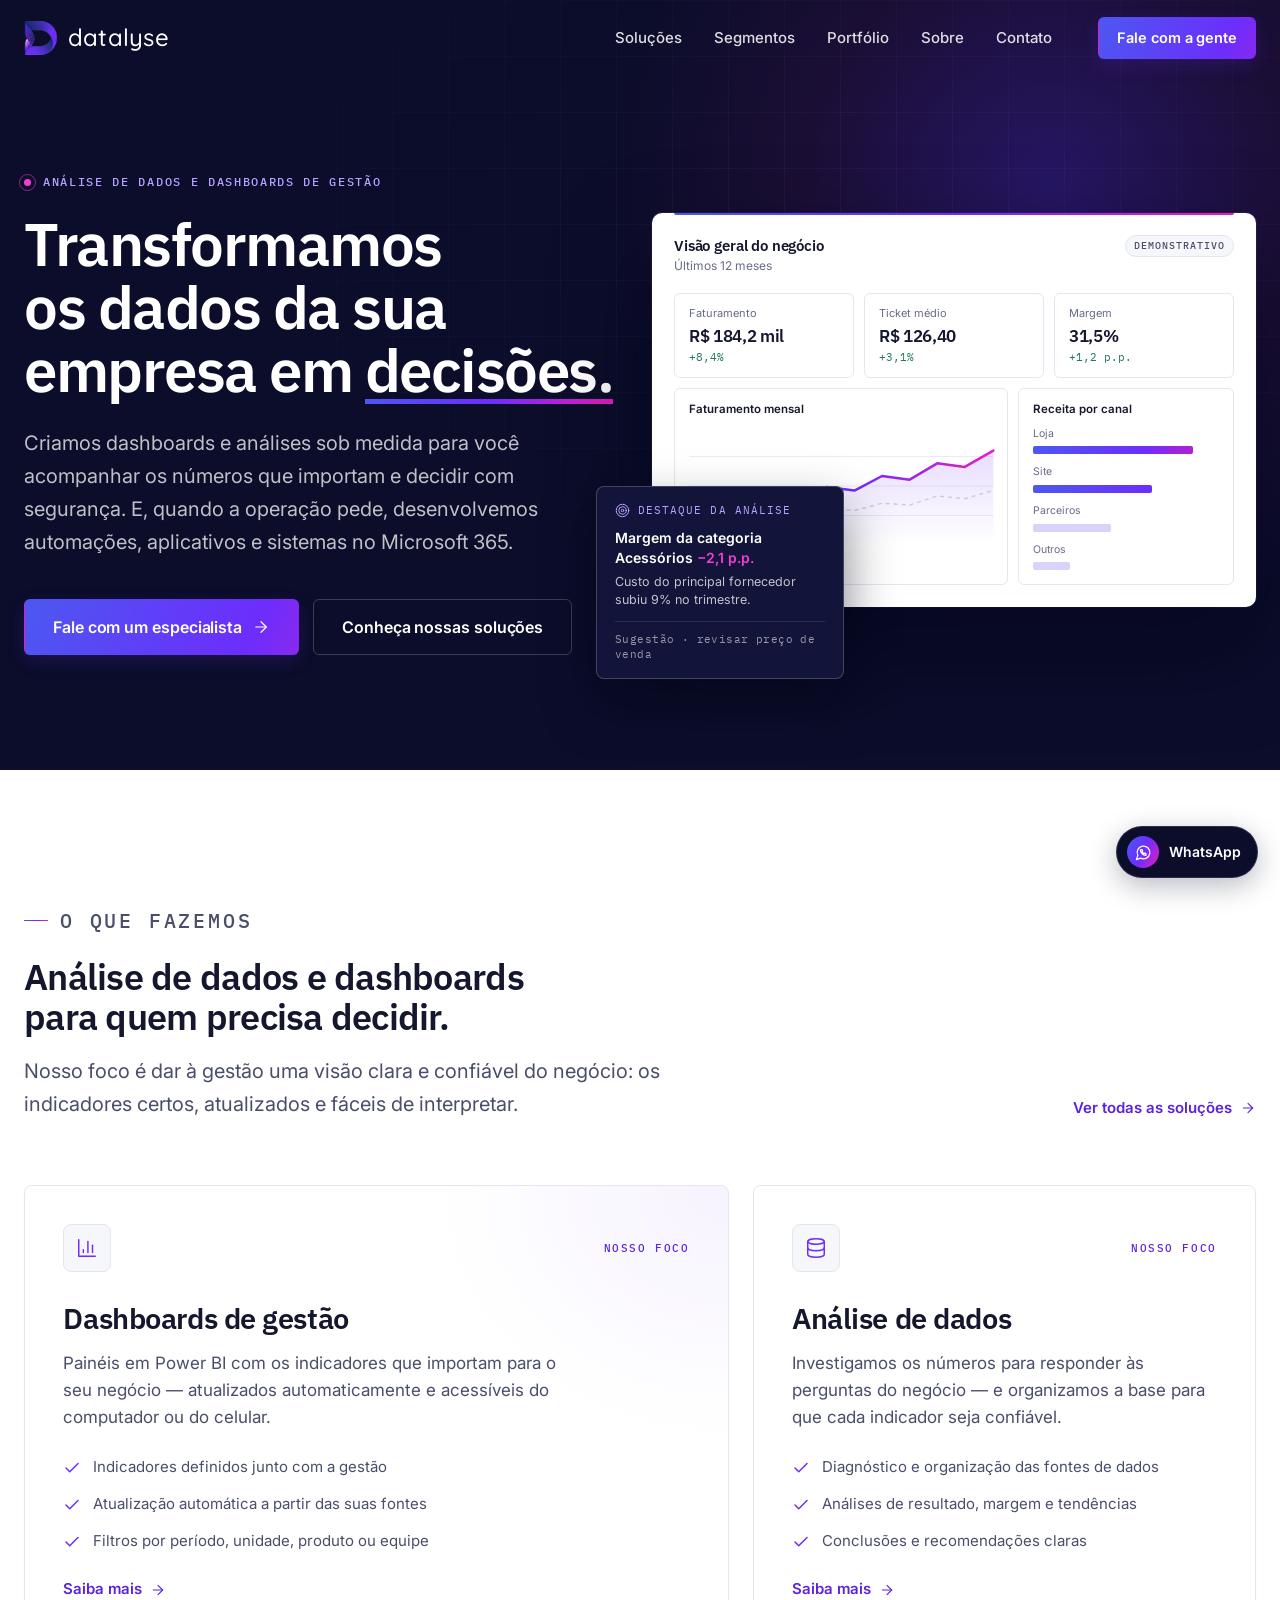
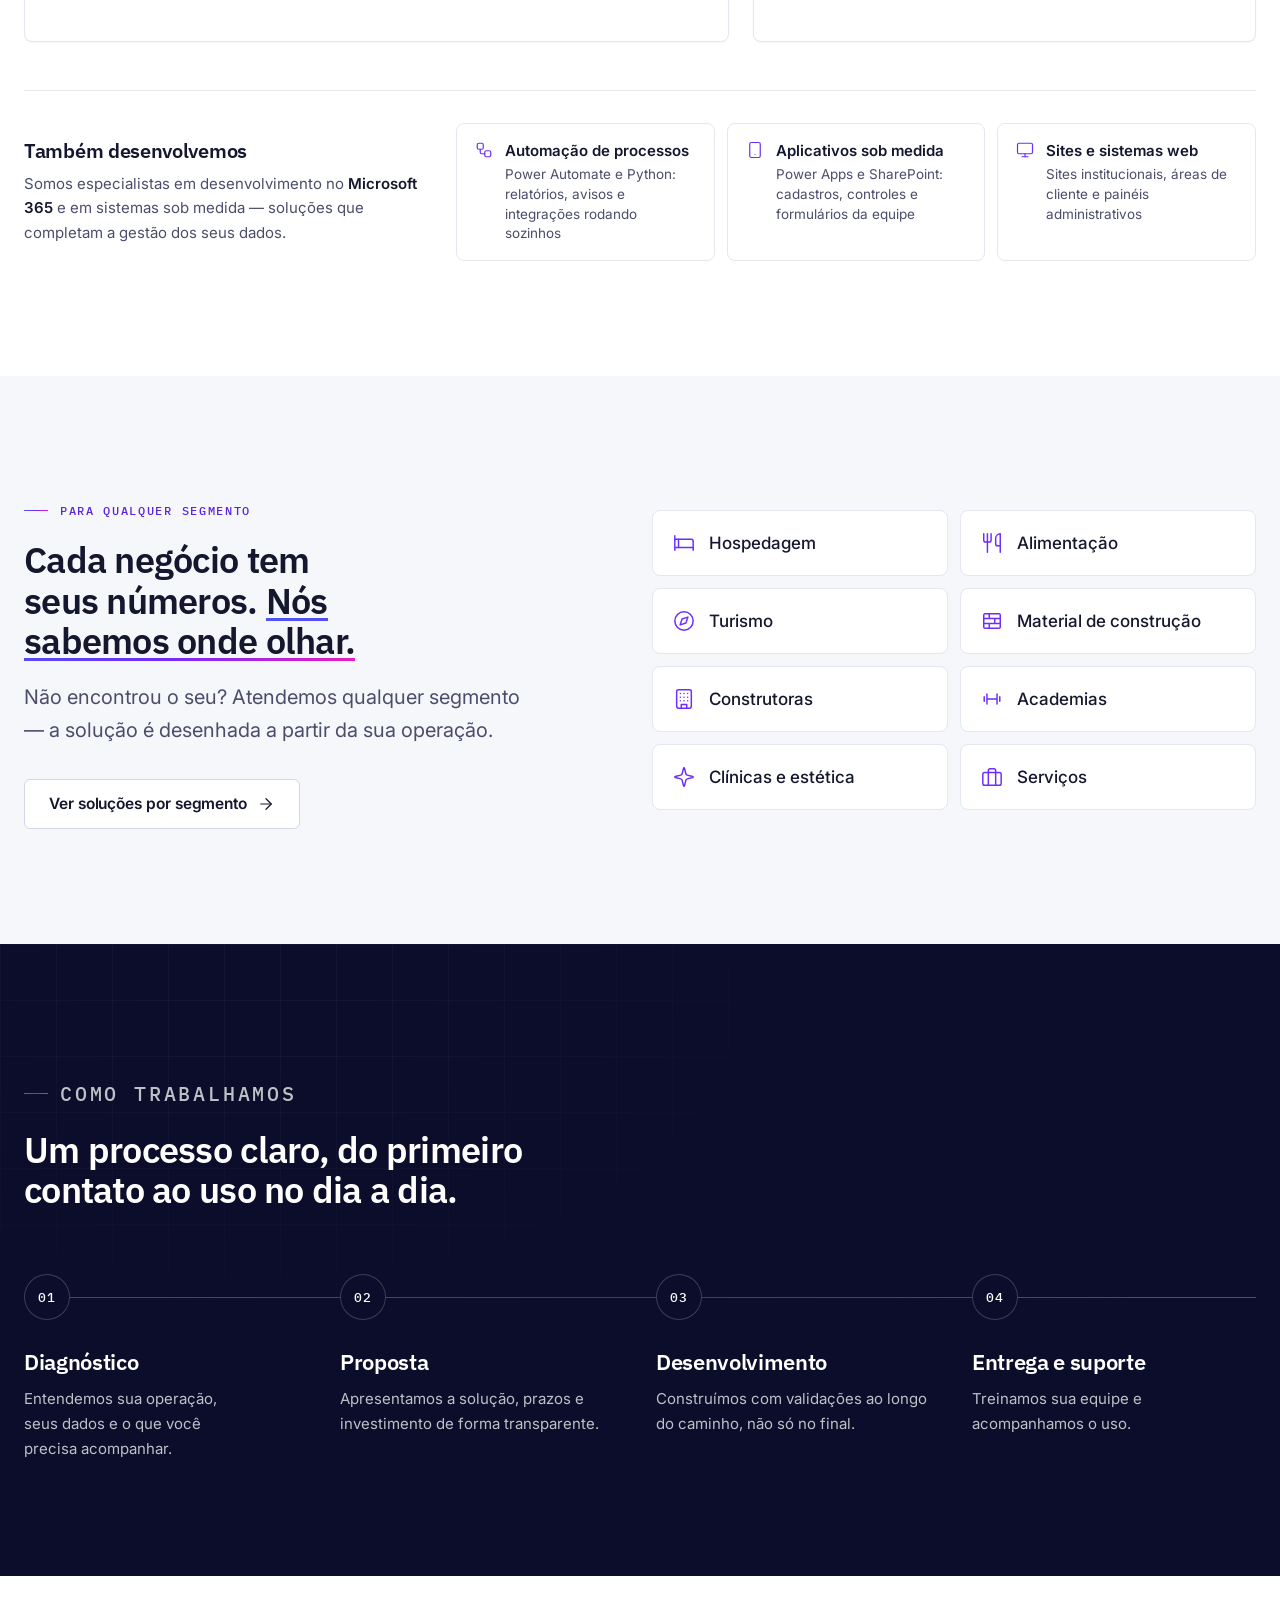
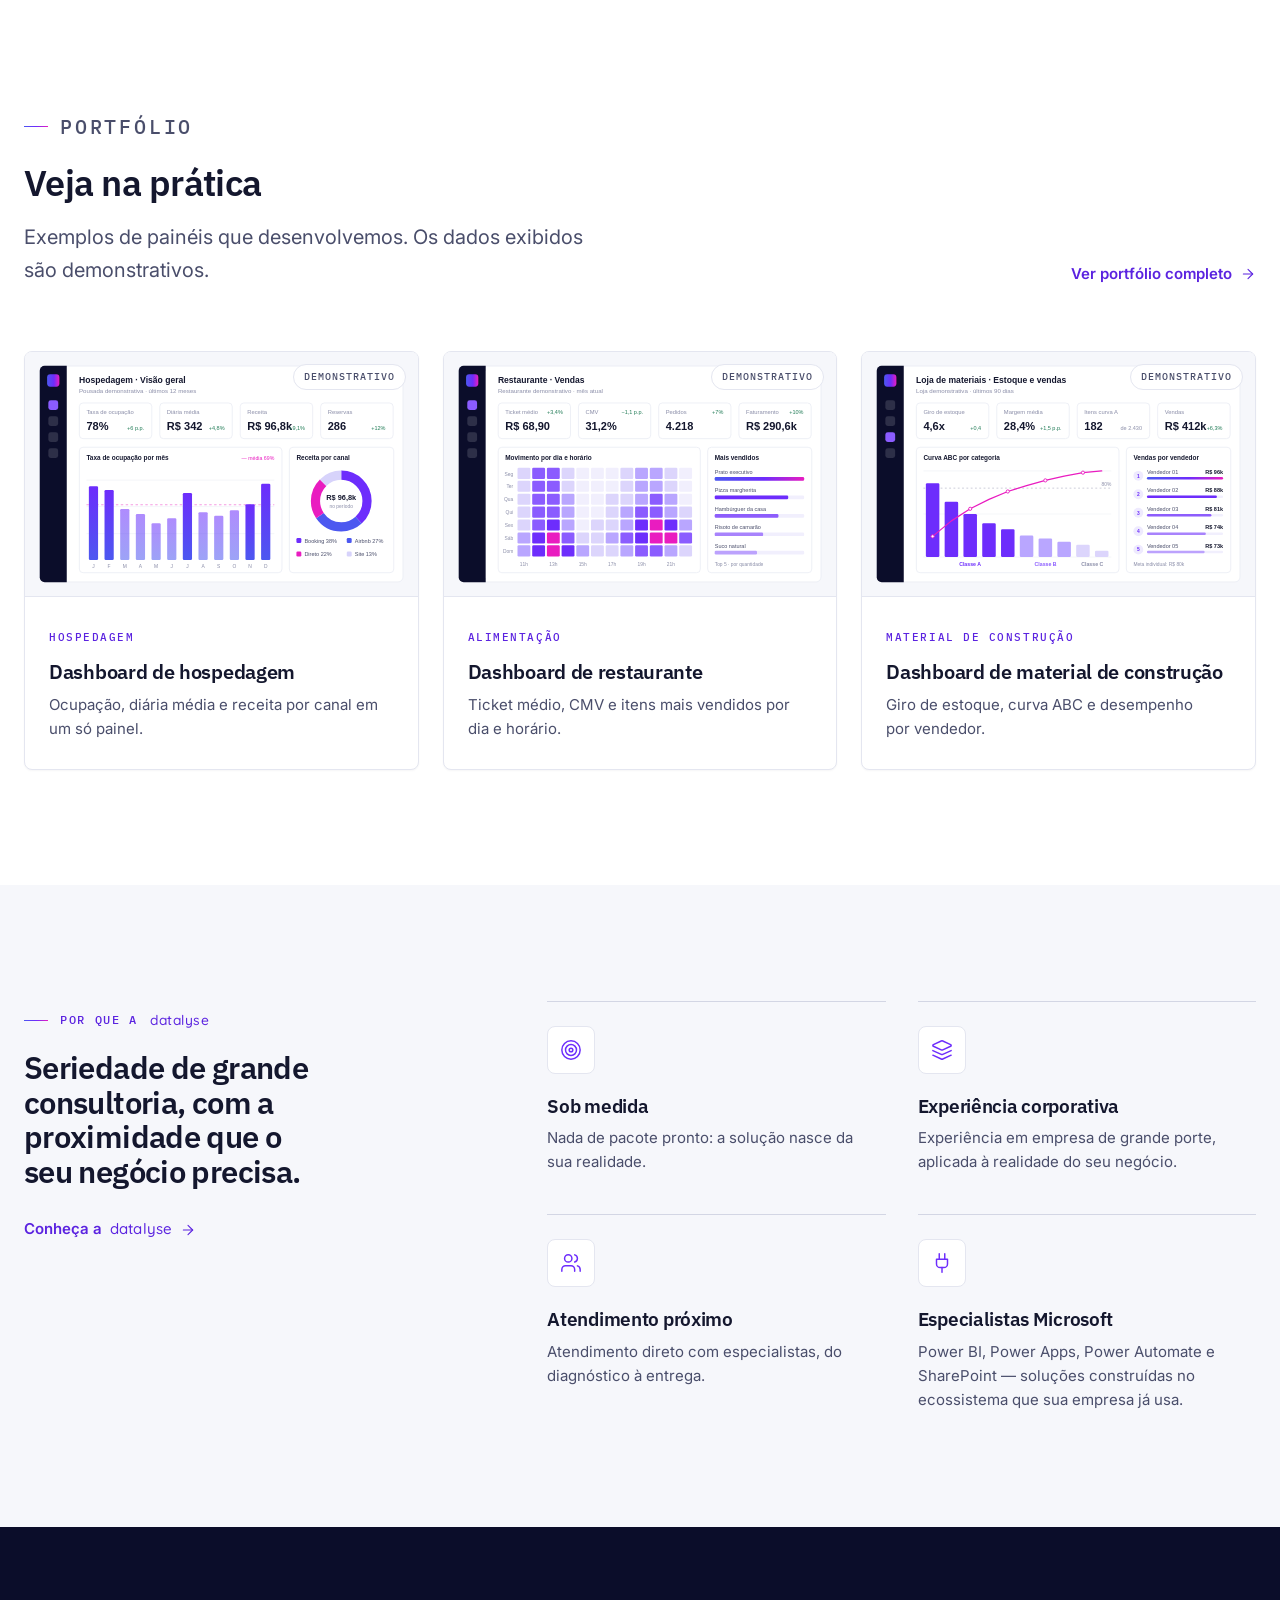
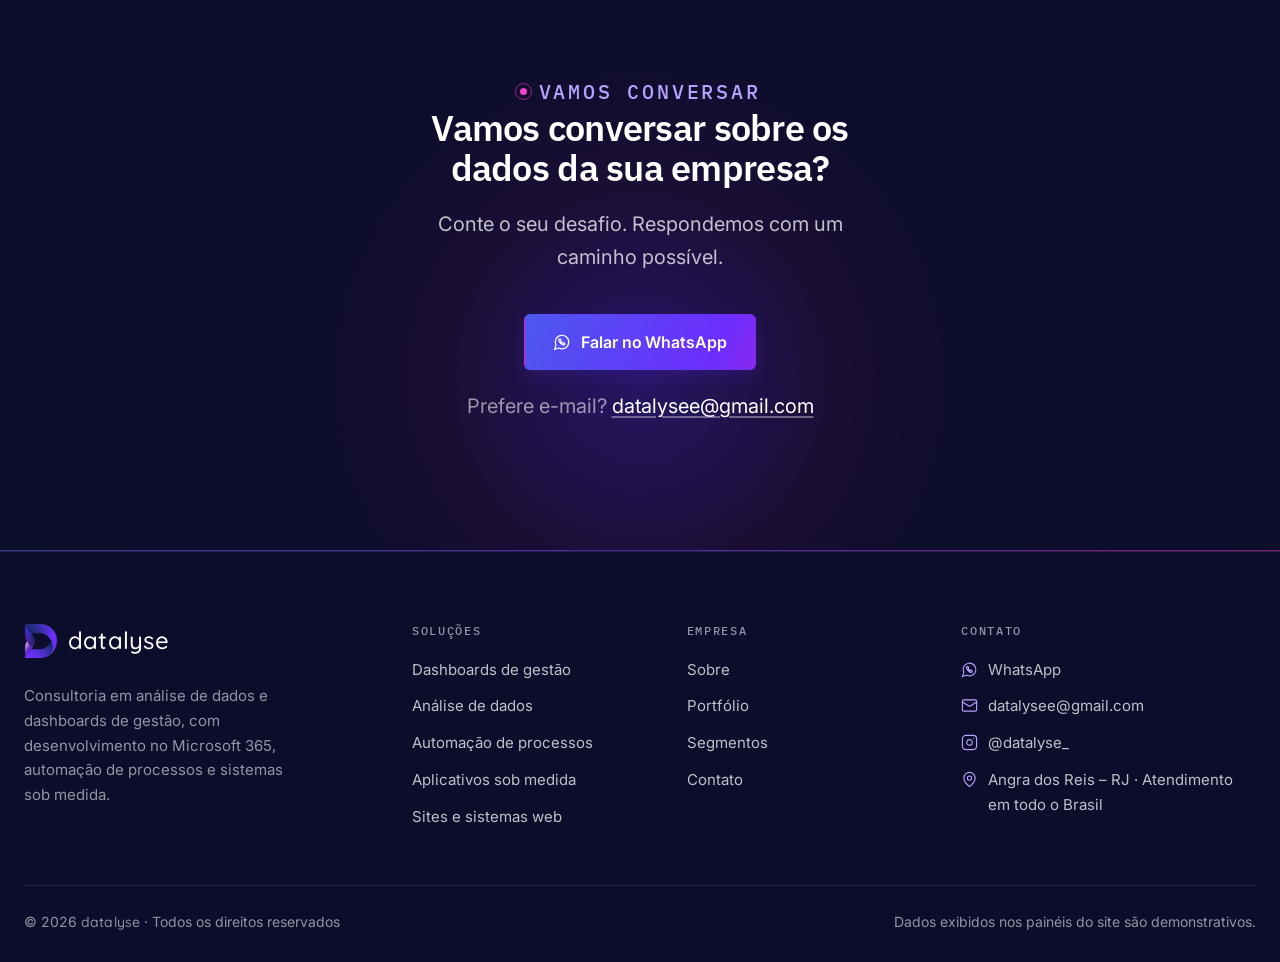
<file: index.html>
<!DOCTYPE html>
<html lang="pt-BR">
<head>
  <meta charset="UTF-8">
  <meta name="viewport" content="width=device-width, initial-scale=1">
  <title>Datalyse — Análise de dados e dashboards de gestão</title>
  <meta name="description" content="Transformamos os dados da sua empresa em decisões. Dashboards de gestão em Power BI e análise de dados sob medida — além de automações, aplicativos e sistemas no Microsoft 365.">
  <meta name="theme-color" content="#0B0D2A">
  <!-- DOMÍNIO: quando o domínio estiver registrado, descomente as linhas canonical, og:url e og:image e troque SEU-DOMINIO -->
  <!-- <link rel="canonical" href="https://SEU-DOMINIO/"> -->

  <meta property="og:type" content="website">
  <meta property="og:locale" content="pt_BR">
  <meta property="og:site_name" content="Datalyse">
  <meta property="og:title" content="Datalyse — Análise de dados e dashboards de gestão">
  <meta property="og:description" content="Dashboards e análises sob medida para você acompanhar os números que importam e decidir com segurança.">
  <!-- <meta property="og:url" content="https://SEU-DOMINIO/"> -->
  <!-- <meta property="og:image" content="https://SEU-DOMINIO/assets/og-image.png"> -->
  <meta name="twitter:card" content="summary_large_image">

  <link rel="icon" type="image/png" sizes="32x32" href="assets/favicon-32.png">
  <link rel="apple-touch-icon" href="assets/apple-touch-icon.png">

  <link rel="preconnect" href="https://fonts.googleapis.com">
  <link rel="preconnect" href="https://fonts.gstatic.com" crossorigin>
  <link rel="stylesheet" href="https://fonts.googleapis.com/css2?family=IBM+Plex+Mono:wght@500&family=IBM+Plex+Sans:wght@500;600&family=Inter:wght@400;500;600&family=Quicksand:wght@400;500&display=swap">

  <link rel="stylesheet" href="css/tokens.css">
  <link rel="stylesheet" href="css/base.css">
  <link rel="stylesheet" href="css/components.css">
  <link rel="stylesheet" href="css/pages.css">
  <script>document.documentElement.classList.add("js");</script>
</head>
<body data-page="inicio">
  <a class="skip-link" href="#conteudo">Pular para o conteúdo</a>
  <header class="site-header" data-component="header"></header>

  <main id="conteudo">

    <!-- ================================================================
         HERO
         ================================================================ -->
    <section class="hero" aria-labelledby="hero-title">
      <div class="navy-grid" aria-hidden="true"></div>
      <div class="navy-glow" aria-hidden="true"></div>

      <div class="container hero-grid">
        <div class="hero-copy">
          <p class="eyebrow eyebrow--dot"><span class="signal-dot" aria-hidden="true"></span>Análise de dados e dashboards de gestão</p>
          <h1 id="hero-title">Transformamos os dados da sua empresa em <span class="hl">decisões.</span></h1>
          <p class="hero-sub">Criamos dashboards e análises sob medida para você acompanhar os números que importam e decidir com segurança. E, quando a operação pede, desenvolvemos automações, aplicativos e sistemas no Microsoft 365.</p>
          <div class="hero-actions">
            <a class="btn btn--primary btn--lg" href="contato.html">Fale com um especialista <i data-icon="arrow-right" class="icon--arrow"></i></a>
            <a class="btn btn--ghost-light btn--lg" href="solucoes.html">Conheça nossas soluções</a>
          </div>
        </div>

        <!-- Ilustração: painel demonstrativo -->
        <div class="hero-visual" role="img" aria-label="Ilustração de um painel de indicadores com dados demonstrativos">
          <div class="mock-dash" aria-hidden="true">
            <div class="mock-dash__top">
              <div>
                <span class="mock-dash__title">Visão geral do negócio</span>
                <span class="mock-dash__sub">Últimos 12 meses</span>
              </div>
              <span class="demo-badge">Demonstrativo</span>
            </div>

            <div class="mock-dash__kpis">
              <div class="mock-kpi">
                <span class="mock-kpi__label">Faturamento</span>
                <span class="mock-kpi__value">R$ 184,2 mil</span>
                <span class="mock-kpi__delta">+8,4%</span>
              </div>
              <div class="mock-kpi">
                <span class="mock-kpi__label">Ticket médio</span>
                <span class="mock-kpi__value">R$ 126,40</span>
                <span class="mock-kpi__delta">+3,1%</span>
              </div>
              <div class="mock-kpi">
                <span class="mock-kpi__label">Margem</span>
                <span class="mock-kpi__value">31,5%</span>
                <span class="mock-kpi__delta">+1,2 p.p.</span>
              </div>
            </div>

            <div class="mock-dash__charts">
              <div class="mock-panel mock-panel--line">
                <span class="mock-panel__label">Faturamento mensal</span>
                <svg viewBox="0 0 320 130" preserveAspectRatio="none" class="mock-line">
                  <defs>
                    <linearGradient id="heroLine" x1="0" y1="0" x2="1" y2="0">
                      <stop offset="0" stop-color="#4C58F0"/>
                      <stop offset=".55" stop-color="#6D2DFC"/>
                      <stop offset="1" stop-color="#E91CC0"/>
                    </linearGradient>
                    <linearGradient id="heroArea" x1="0" y1="0" x2="0" y2="1">
                      <stop offset="0" stop-color="#6D2DFC" stop-opacity=".16"/>
                      <stop offset="1" stop-color="#6D2DFC" stop-opacity="0"/>
                    </linearGradient>
                  </defs>
                  <g stroke="#E9EBF3" stroke-width="1">
                    <path d="M0 32.5h320M0 65h320M0 97.5h320"/>
                  </g>
                  <path d="M0 98 L29 92 L58 96 L87 80 L116 84 L145 66 L174 70 L203 54 L232 58 L261 40 L290 44 L320 26 L320 130 L0 130Z" fill="url(#heroArea)"/>
                  <path class="mock-line__path" d="M0 98 L29 92 L58 96 L87 80 L116 84 L145 66 L174 70 L203 54 L232 58 L261 40 L290 44 L320 26" fill="none" stroke="url(#heroLine)" stroke-width="2.5" stroke-linejoin="round" stroke-linecap="round" vector-effect="non-scaling-stroke"/>
                  <path d="M0 108 L29 104 L58 106 L87 98 L116 99 L145 90 L174 92 L203 84 L232 86 L261 76 L290 79 L320 70" fill="none" stroke="#C9CDE0" stroke-width="1.5" stroke-dasharray="4 4" vector-effect="non-scaling-stroke"/>
                </svg>
                <div class="mock-legend"><span><i class="lg lg--brand"></i>Este ano</span><span><i class="lg lg--muted"></i>Ano anterior</span></div>
              </div>
              <div class="mock-panel mock-panel--bars">
                <span class="mock-panel__label">Receita por canal</span>
                <ul class="mock-bars" role="list">
                  <li><span>Loja</span><b style="--w:86%"></b></li>
                  <li><span>Site</span><b style="--w:64%"></b></li>
                  <li><span>Parceiros</span><b style="--w:42%"></b></li>
                  <li><span>Outros</span><b style="--w:20%"></b></li>
                </ul>
              </div>
            </div>
          </div>

          <div class="mock-insight" aria-hidden="true">
            <div class="mock-insight__head">
              <i data-icon="target"></i>
              <span>Destaque da análise</span>
            </div>
            <p class="mock-insight__title">Margem da categoria Acessórios <b>−2,1 p.p.</b></p>
            <p class="mock-insight__text">Custo do principal fornecedor subiu 9% no trimestre.</p>
            <span class="mock-insight__foot">Sugestão · revisar preço de venda</span>
          </div>
        </div>
      </div>
    </section>

    <!-- ================================================================
         O QUE FAZEMOS
         ================================================================ -->
    <section class="section" aria-labelledby="oque-title">
      <div class="container">
        <div class="section-head section-head--split">
          <div>
            <p class="eyebrow">O que fazemos</p>
            <h2 id="oque-title">Análise de dados e dashboards para quem precisa decidir.</h2>
            <p>Nosso foco é dar à gestão uma visão clara e confiável do negócio: os indicadores certos, atualizados e fáceis de interpretar.</p>
          </div>
          <a class="link-arrow" href="solucoes.html">Ver todas as soluções <i data-icon="arrow-right"></i></a>
        </div>

        <div class="focus-grid" data-stagger>
          <article class="card card--interactive focus-card focus-card--main reveal">
            <div class="focus-card__top">
              <span class="icon-box"><i data-icon="chart"></i></span>
              <span class="tag">Nosso foco</span>
            </div>
            <h3>Dashboards de gestão</h3>
            <p>Painéis em Power BI com os indicadores que importam para o seu negócio — atualizados automaticamente e acessíveis do computador ou do celular.</p>
            <ul class="check-list">
              <li><i data-icon="check"></i>Indicadores definidos junto com a gestão</li>
              <li><i data-icon="check"></i>Atualização automática a partir das suas fontes</li>
              <li><i data-icon="check"></i>Filtros por período, unidade, produto ou equipe</li>
            </ul>
            <a class="link-arrow stretched" href="solucoes.html#bi">Saiba mais <i data-icon="arrow-right"></i><span class="sr-only"> sobre dashboards de gestão</span></a>
          </article>
          <article class="card card--interactive focus-card reveal">
            <div class="focus-card__top">
              <span class="icon-box"><i data-icon="database"></i></span>
              <span class="tag">Nosso foco</span>
            </div>
            <h3>Análise de dados</h3>
            <p>Investigamos os números para responder às perguntas do negócio — e organizamos a base para que cada indicador seja confiável.</p>
            <ul class="check-list">
              <li><i data-icon="check"></i>Diagnóstico e organização das fontes de dados</li>
              <li><i data-icon="check"></i>Análises de resultado, margem e tendências</li>
              <li><i data-icon="check"></i>Conclusões e recomendações claras</li>
            </ul>
            <a class="link-arrow stretched" href="solucoes.html#dados">Saiba mais <i data-icon="arrow-right"></i><span class="sr-only"> sobre análise de dados</span></a>
          </article>
        </div>

        <div class="complementary reveal">
          <div class="complementary__label">
            <h3>Também desenvolvemos</h3>
            <p>Somos especialistas em desenvolvimento no <strong>Microsoft 365</strong> e em sistemas sob medida — soluções que completam a gestão dos seus dados.</p>
          </div>
          <ul class="complementary__list" role="list">
            <li><a href="solucoes.html#automacao"><i data-icon="workflow"></i><span><strong>Automação de processos</strong>Power Automate e Python: relatórios, avisos e integrações rodando sozinhos</span></a></li>
            <li><a href="solucoes.html#aplicativos"><i data-icon="smartphone"></i><span><strong>Aplicativos sob medida</strong>Power Apps e SharePoint: cadastros, controles e formulários da equipe</span></a></li>
            <li><a href="solucoes.html#sites"><i data-icon="monitor"></i><span><strong>Sites e sistemas web</strong>Sites institucionais, áreas de cliente e painéis administrativos</span></a></li>
          </ul>
        </div>
      </div>
    </section>

    <!-- ================================================================
         PARA QUALQUER SEGMENTO
         ================================================================ -->
    <section class="section section--ice" aria-labelledby="seg-title">
      <div class="container segments-home">
        <div class="segments-home__copy reveal">
          <p class="eyebrow">Para qualquer segmento</p>
          <h2 id="seg-title">Cada negócio tem seus números. <span class="hl">Nós sabemos onde olhar.</span></h2>
          <p class="lead">Não encontrou o seu? Atendemos qualquer segmento — a solução é desenhada a partir da sua operação.</p>
          <a class="btn btn--secondary" href="segmentos.html">Ver soluções por segmento <i data-icon="arrow-right" class="icon--arrow"></i></a>
        </div>

        <ul class="segment-tiles" role="list" data-stagger>
          <li class="reveal"><a href="segmentos.html#hospedagem"><i data-icon="bed"></i><span>Hospedagem</span></a></li>
          <li class="reveal"><a href="segmentos.html#alimentacao"><i data-icon="utensils"></i><span>Alimentação</span></a></li>
          <li class="reveal"><a href="segmentos.html#turismo"><i data-icon="compass"></i><span>Turismo</span></a></li>
          <li class="reveal"><a href="segmentos.html#material-de-construcao"><i data-icon="bricks"></i><span>Material de construção</span></a></li>
          <li class="reveal"><a href="segmentos.html#construtoras"><i data-icon="building"></i><span>Construtoras</span></a></li>
          <li class="reveal"><a href="segmentos.html#academias"><i data-icon="dumbbell"></i><span>Academias</span></a></li>
          <li class="reveal"><a href="segmentos.html#clinicas"><i data-icon="sparkles"></i><span>Clínicas e estética</span></a></li>
          <li class="reveal"><a href="segmentos.html#servicos"><i data-icon="briefcase"></i><span>Serviços</span></a></li>
        </ul>
      </div>
    </section>

    <!-- ================================================================
         COMO TRABALHAMOS
         ================================================================ -->
    <section class="section section--navy process" aria-labelledby="proc-title">
      <div class="navy-grid" aria-hidden="true"></div>
      <div class="container">
        <div class="section-head">
          <p class="eyebrow">Como trabalhamos</p>
          <h2 id="proc-title">Um processo claro, do primeiro contato ao uso no dia a dia.</h2>
        </div>

        <ol class="steps" role="list" data-stagger>
          <li class="step reveal">
            <span class="step__num">01</span>
            <h3>Diagnóstico</h3>
            <p>Entendemos sua operação, seus dados e o que você precisa acompanhar.</p>
          </li>
          <li class="step reveal">
            <span class="step__num">02</span>
            <h3>Proposta</h3>
            <p>Apresentamos a solução, prazos e investimento de forma transparente.</p>
          </li>
          <li class="step reveal">
            <span class="step__num">03</span>
            <h3>Desenvolvimento</h3>
            <p>Construímos com validações ao longo do caminho, não só no final.</p>
          </li>
          <li class="step reveal">
            <span class="step__num">04</span>
            <h3>Entrega e suporte</h3>
            <p>Treinamos sua equipe e acompanhamos o uso.</p>
          </li>
        </ol>
      </div>
    </section>

    <!-- ================================================================
         VEJA NA PRÁTICA (destaque do portfólio)
         ================================================================ -->
    <section class="section" aria-labelledby="port-title">
      <div class="container">
        <div class="section-head section-head--split">
          <div>
            <p class="eyebrow">Portfólio</p>
            <h2 id="port-title">Veja na prática</h2>
            <p>Exemplos de painéis que desenvolvemos. Os dados exibidos são demonstrativos.</p>
          </div>
          <a class="link-arrow" href="portfolio.html">Ver portfólio completo <i data-icon="arrow-right"></i></a>
        </div>

        <div class="work-grid work-grid--3" data-stagger>
          <article class="work-card card--interactive reveal">
            <div class="work-card__media">
              <img src="assets/illustrations/portfolio-hospedagem.svg" alt="Mockup de dashboard de hospedagem com ocupação, diária média e receita por canal" width="640" height="400" loading="lazy">
              <span class="demo-badge">Demonstrativo</span>
            </div>
            <div class="work-card__body">
              <span class="tag">Hospedagem</span>
              <h3><a class="stretched" href="portfolio.html#dashboard-hospedagem">Dashboard de hospedagem</a></h3>
              <p>Ocupação, diária média e receita por canal em um só painel.</p>
            </div>
          </article>
          <article class="work-card card--interactive reveal">
            <div class="work-card__media">
              <img src="assets/illustrations/portfolio-restaurante.svg" alt="Mockup de dashboard de restaurante com ticket médio, CMV e produtos mais vendidos" width="640" height="400" loading="lazy">
              <span class="demo-badge">Demonstrativo</span>
            </div>
            <div class="work-card__body">
              <span class="tag">Alimentação</span>
              <h3><a class="stretched" href="portfolio.html#dashboard-restaurante">Dashboard de restaurante</a></h3>
              <p>Ticket médio, CMV e itens mais vendidos por dia e horário.</p>
            </div>
          </article>
          <article class="work-card card--interactive reveal">
            <div class="work-card__media">
              <img src="assets/illustrations/portfolio-material-construcao.svg" alt="Mockup de dashboard de loja de material de construção com giro de estoque e curva ABC" width="640" height="400" loading="lazy">
              <span class="demo-badge">Demonstrativo</span>
            </div>
            <div class="work-card__body">
              <span class="tag">Material de construção</span>
              <h3><a class="stretched" href="portfolio.html#dashboard-material-construcao">Dashboard de material de construção</a></h3>
              <p>Giro de estoque, curva ABC e desempenho por vendedor.</p>
            </div>
          </article>
        </div>
      </div>
    </section>

    <!-- ================================================================
         POR QUE A DATALYSE
         ================================================================ -->
    <section class="section section--ice" aria-labelledby="why-title">
      <div class="container why">
        <div class="why__head reveal">
          <p class="eyebrow">Por que a <span class="dl-name">datalyse</span></p>
          <h2 id="why-title">Seriedade de grande consultoria, com a proximidade que o seu negócio precisa.</h2>
          <a class="link-arrow" href="sobre.html">Conheça a <span class="dl-name">datalyse</span> <i data-icon="arrow-right"></i></a>
        </div>
        <ul class="why__grid" role="list" data-stagger>
          <li class="why-item reveal">
            <span class="icon-box"><i data-icon="target"></i></span>
            <div>
              <h3>Sob medida</h3>
              <p>Nada de pacote pronto: a solução nasce da sua realidade.</p>
            </div>
          </li>
          <li class="why-item reveal">
            <span class="icon-box"><i data-icon="layers"></i></span>
            <div>
              <h3>Experiência corporativa</h3>
              <p>Experiência em empresa de grande porte, aplicada à realidade do seu negócio.</p>
            </div>
          </li>
          <li class="why-item reveal">
            <span class="icon-box"><i data-icon="users"></i></span>
            <div>
              <h3>Atendimento próximo</h3>
              <p>Atendimento direto com especialistas, do diagnóstico à entrega.</p>
            </div>
          </li>
          <li class="why-item reveal">
            <span class="icon-box"><i data-icon="plug"></i></span>
            <div>
              <h3>Especialistas Microsoft</h3>
              <p>Power BI, Power Apps, Power Automate e SharePoint — soluções construídas no ecossistema que sua empresa já usa.</p>
            </div>
          </li>
        </ul>
      </div>
    </section>

    <!-- ================================================================
         PROVA SOCIAL — estrutura reservada, propositalmente vazia.
         Não inventar clientes, depoimentos ou números. Quando houver
         depoimentos reais autorizados, descomentar e preencher.
    <section class="section" aria-labelledby="prova-title">
      <div class="container">
        <div class="section-head">
          <p class="eyebrow">Quem confia na <span class="dl-name">datalyse</span></p>
          <h2 id="prova-title">O que dizem nossos clientes</h2>
        </div>
        <div class="testimonials-grid">
          <figure class="card">
            <blockquote><p>EDITAR — depoimento real</p></blockquote>
            <figcaption>EDITAR — nome, cargo, empresa</figcaption>
          </figure>
        </div>
      </div>
    </section>
         ================================================================ -->

    <!-- ================================================================
         CTA FINAL
         ================================================================ -->
    <section class="cta-band" aria-labelledby="cta-title">
      <div class="navy-glow" aria-hidden="true"></div>
      <div class="container reveal">
        <p class="eyebrow eyebrow--dot"><span class="signal-dot" aria-hidden="true"></span>Vamos conversar</p>
        <h2 id="cta-title">Vamos conversar sobre os dados da sua empresa?</h2>
        <p>Conte o seu desafio. Respondemos com um caminho possível.</p>
        <a class="btn btn--primary btn--lg" href="#" data-wa><i data-icon="whatsapp"></i>Falar no WhatsApp</a>
        <p class="cta-band__alt">Prefere e-mail? <a href="#" data-email data-fill="email"></a></p>
      </div>
      <div class="brand-rule" aria-hidden="true"></div>
    </section>

  </main>

  <footer class="site-footer" data-component="footer"></footer>

  <script src="js/config.js"></script>
  <script src="js/main.js"></script>
</body>
</html>
</file>
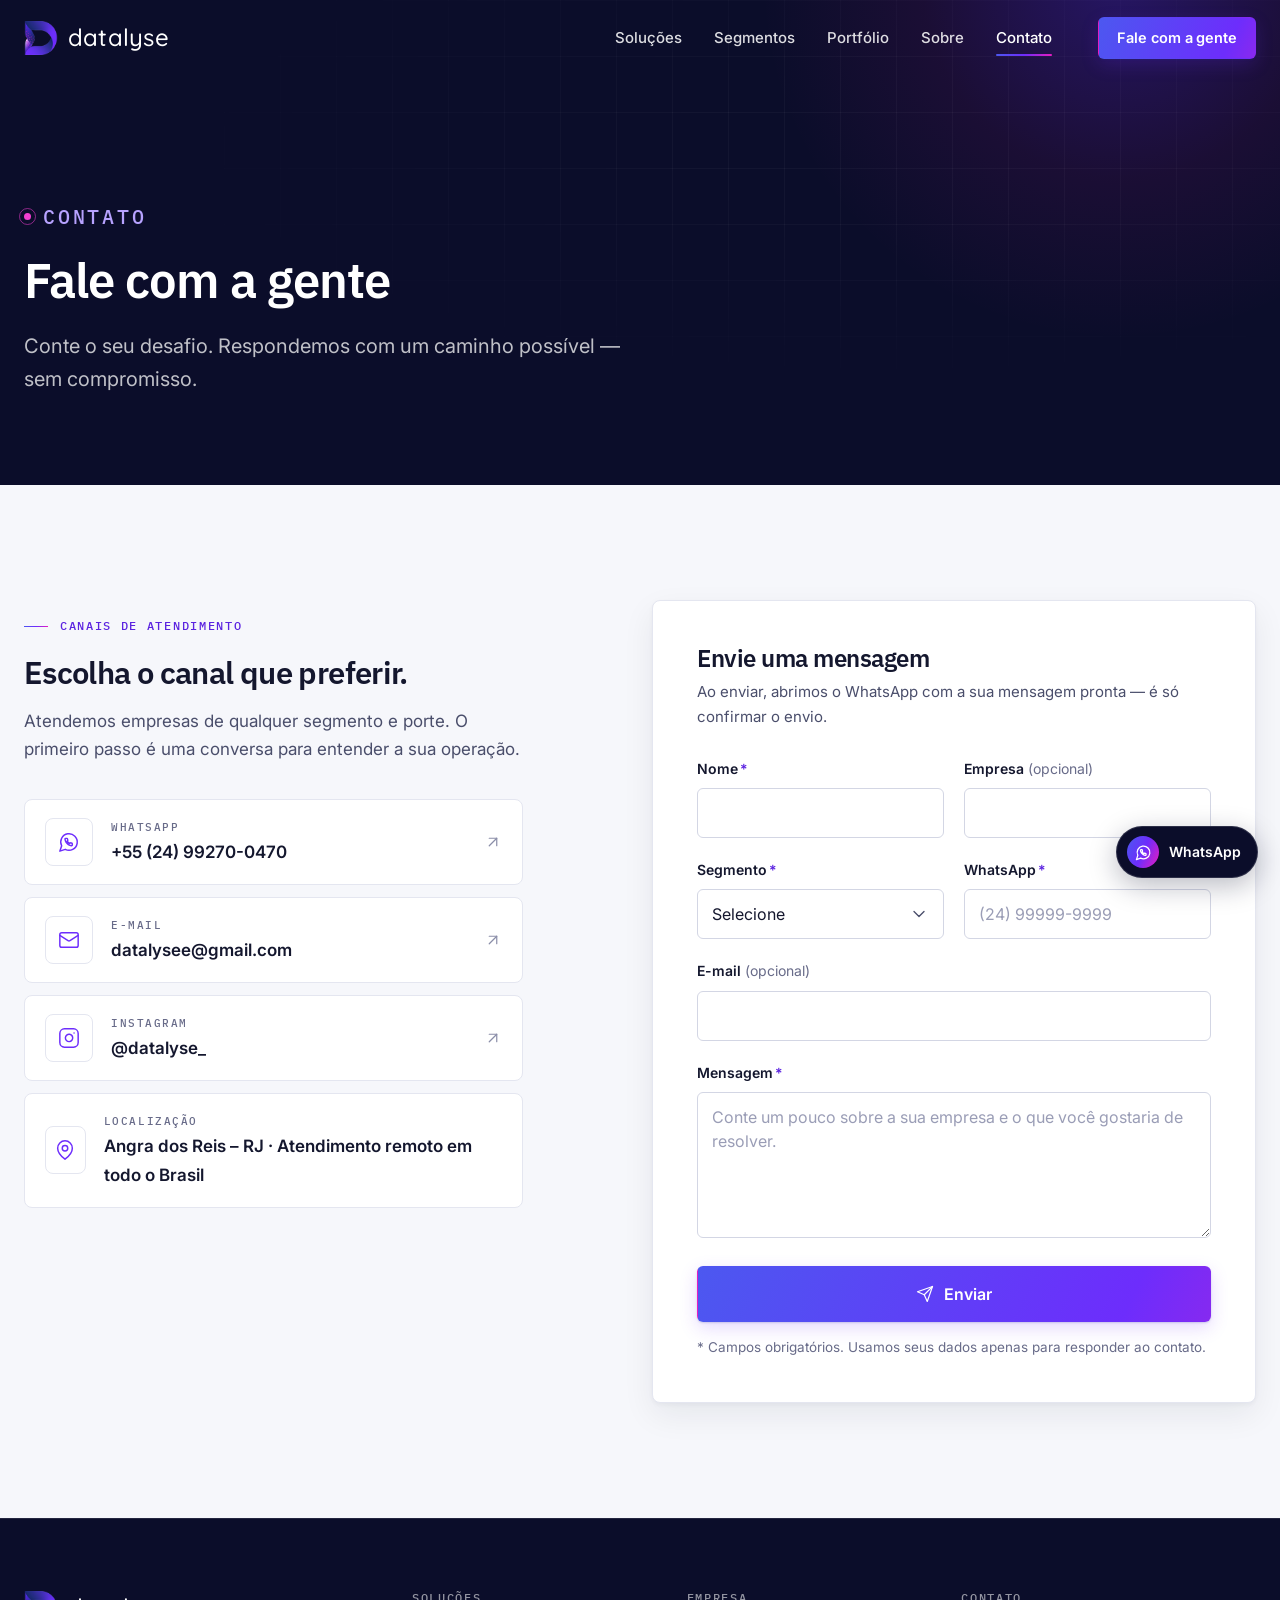
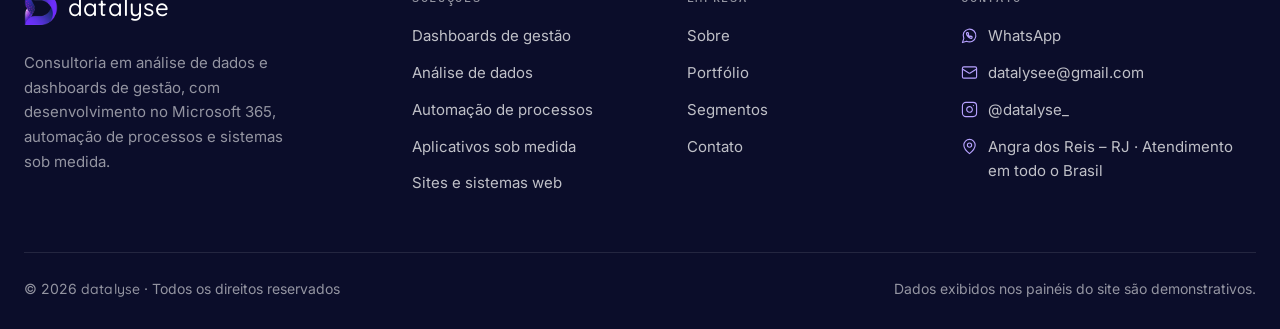
<file: contato.html>
<!DOCTYPE html>
<html lang="pt-BR">
<head>
  <meta charset="UTF-8">
  <meta name="viewport" content="width=device-width, initial-scale=1">
  <title>Contato — Fale com a Datalyse</title>
  <meta name="description" content="Fale com a Datalyse pelo WhatsApp, e-mail ou Instagram. Angra dos Reis – RJ, com atendimento remoto em todo o Brasil.">
  <meta name="theme-color" content="#0B0D2A">
  <!-- DOMÍNIO: quando o domínio estiver registrado, descomente as linhas canonical, og:url e og:image e troque SEU-DOMINIO -->
  <!-- <link rel="canonical" href="https://SEU-DOMINIO/contato.html"> -->

  <meta property="og:type" content="website">
  <meta property="og:locale" content="pt_BR">
  <meta property="og:site_name" content="Datalyse">
  <meta property="og:title" content="Contato | Datalyse">
  <meta property="og:description" content="Conte o seu desafio. Respondemos com um caminho possível.">
  <!-- <meta property="og:url" content="https://SEU-DOMINIO/contato.html"> -->
  <!-- <meta property="og:image" content="https://SEU-DOMINIO/assets/og-image.png"> -->
  <meta name="twitter:card" content="summary_large_image">

  <link rel="icon" type="image/png" sizes="32x32" href="assets/favicon-32.png">
  <link rel="apple-touch-icon" href="assets/apple-touch-icon.png">

  <link rel="preconnect" href="https://fonts.googleapis.com">
  <link rel="preconnect" href="https://fonts.gstatic.com" crossorigin>
  <link rel="stylesheet" href="https://fonts.googleapis.com/css2?family=IBM+Plex+Mono:wght@500&family=IBM+Plex+Sans:wght@500;600&family=Inter:wght@400;500;600&family=Quicksand:wght@400;500&display=swap">

  <link rel="stylesheet" href="css/tokens.css">
  <link rel="stylesheet" href="css/base.css">
  <link rel="stylesheet" href="css/components.css">
  <link rel="stylesheet" href="css/pages.css">
  <script>document.documentElement.classList.add("js");</script>
</head>
<body data-page="contato">
  <a class="skip-link" href="#conteudo">Pular para o conteúdo</a>
  <header class="site-header" data-component="header"></header>

  <main id="conteudo">

    <section class="page-hero" aria-labelledby="page-title">
      <div class="navy-grid" aria-hidden="true"></div>
      <div class="navy-glow" aria-hidden="true"></div>
      <div class="container">
        <p class="eyebrow eyebrow--dot"><span class="signal-dot" aria-hidden="true"></span>Contato</p>
        <h1 id="page-title">Fale com a gente</h1>
        <p>Conte o seu desafio. Respondemos com um caminho possível — sem compromisso.</p>
      </div>
    </section>

    <section class="section section--ice">
      <div class="container contact">

        <!-- Canais -->
        <div class="contact__info reveal">
          <p class="eyebrow">Canais de atendimento</p>
          <h2>Escolha o canal que preferir.</h2>
          <p>Atendemos empresas de qualquer segmento e porte. O primeiro passo é uma conversa para entender a sua operação.</p>

          <ul class="channels" role="list">
            <li>
              <a class="channel" href="#" data-wa>
                <span class="icon-box"><i data-icon="whatsapp"></i></span>
                <span><span class="channel__label">WhatsApp</span><span class="channel__value" data-fill="whatsapp"></span></span>
                <i data-icon="arrow-up-right" class="channel__go"></i>
              </a>
            </li>
            <li>
              <a class="channel" href="#" data-email>
                <span class="icon-box"><i data-icon="mail"></i></span>
                <span><span class="channel__label">E-mail</span><span class="channel__value" data-fill="email"></span></span>
                <i data-icon="arrow-up-right" class="channel__go"></i>
              </a>
            </li>
            <li>
              <a class="channel" href="#" data-instagram>
                <span class="icon-box"><i data-icon="instagram"></i></span>
                <span><span class="channel__label">Instagram</span><span class="channel__value" data-fill="instagram"></span></span>
                <i data-icon="arrow-up-right" class="channel__go"></i>
              </a>
            </li>
            <li>
              <div class="channel">
                <span class="icon-box"><i data-icon="pin"></i></span>
                <span><span class="channel__label">Localização</span><span class="channel__value"><span data-fill="cidade"></span> · Atendimento remoto em todo o Brasil</span></span>
              </div>
            </li>
          </ul>
        </div>

        <!-- Formulário -->
        <div class="contact__form reveal">
          <div class="form-card">
            <h2>Envie uma mensagem</h2>
            <p>Ao enviar, abrimos o WhatsApp com a sua mensagem pronta — é só confirmar o envio.</p>

            <!--
              Alternativa sem WhatsApp (Formspree):
              1. Crie um formulário em https://formspree.io e copie o endpoint.
              2. Troque a tag abaixo por:
                 <form id="contact-form" action="https://formspree.io/f/SEU_ID" method="POST" novalidate>
              3. Em js/contato.js, defina USAR_FORMSPREE = true.
            -->
            <form id="contact-form" novalidate>
              <div class="form-grid">
                <div class="field">
                  <label for="f-nome">Nome<span class="req" aria-hidden="true">*</span></label>
                  <input class="input" id="f-nome" name="nome" type="text" autocomplete="name" required aria-describedby="e-nome">
                  <span class="field__error" id="e-nome">Informe o seu nome.</span>
                </div>
                <div class="field">
                  <label for="f-empresa">Empresa<span class="opt">(opcional)</span></label>
                  <input class="input" id="f-empresa" name="empresa" type="text" autocomplete="organization">
                </div>
                <div class="field">
                  <label for="f-segmento">Segmento<span class="req" aria-hidden="true">*</span></label>
                  <select class="input" id="f-segmento" name="segmento" required aria-describedby="e-segmento">
                    <option value="">Selecione</option>
                    <option>Hospedagem (pousada, hostel, Airbnb)</option>
                    <option>Alimentação (restaurante, bar, cafeteria)</option>
                    <option>Turismo</option>
                    <option>Material de construção</option>
                    <option>Construtora</option>
                    <option>Academia</option>
                    <option>Clínica e estética</option>
                    <option>Serviços</option>
                    <option>Outro</option>
                  </select>
                  <span class="field__error" id="e-segmento">Selecione o segmento.</span>
                </div>
                <div class="field">
                  <label for="f-whatsapp">WhatsApp<span class="req" aria-hidden="true">*</span></label>
                  <input class="input" id="f-whatsapp" name="whatsapp" type="tel" inputmode="tel" autocomplete="tel-national" placeholder="(24) 99999-9999" required aria-describedby="e-whatsapp">
                  <span class="field__error" id="e-whatsapp">Informe um WhatsApp com DDD.</span>
                </div>
                <div class="field field--full">
                  <label for="f-email">E-mail<span class="opt">(opcional)</span></label>
                  <input class="input" id="f-email" name="email" type="email" autocomplete="email" aria-describedby="e-email">
                  <span class="field__error" id="e-email">Verifique o e-mail informado.</span>
                </div>
                <div class="field field--full">
                  <label for="f-mensagem">Mensagem<span class="req" aria-hidden="true">*</span></label>
                  <textarea class="input" id="f-mensagem" name="mensagem" rows="5" required aria-describedby="e-mensagem" placeholder="Conte um pouco sobre a sua empresa e o que você gostaria de resolver."></textarea>
                  <span class="field__error" id="e-mensagem">Escreva uma mensagem curta sobre o seu desafio.</span>
                </div>
              </div>

              <div class="form-foot">
                <button class="btn btn--primary btn--lg btn--block" type="submit"><i data-icon="send"></i>Enviar</button>
                <p class="form-note"><span aria-hidden="true">*</span> Campos obrigatórios. Usamos seus dados apenas para responder ao contato.</p>
              </div>

              <div class="form-status" id="form-status" role="status" aria-live="polite" tabindex="-1">
                <i data-icon="check"></i>
                <span data-status-text></span>
              </div>
            </form>
          </div>
        </div>

      </div>
    </section>

  </main>

  <footer class="site-footer" data-component="footer"></footer>

  <script src="js/config.js"></script>
  <script src="js/main.js"></script>
  <script src="js/contato.js"></script>
</body>
</html>
</file>
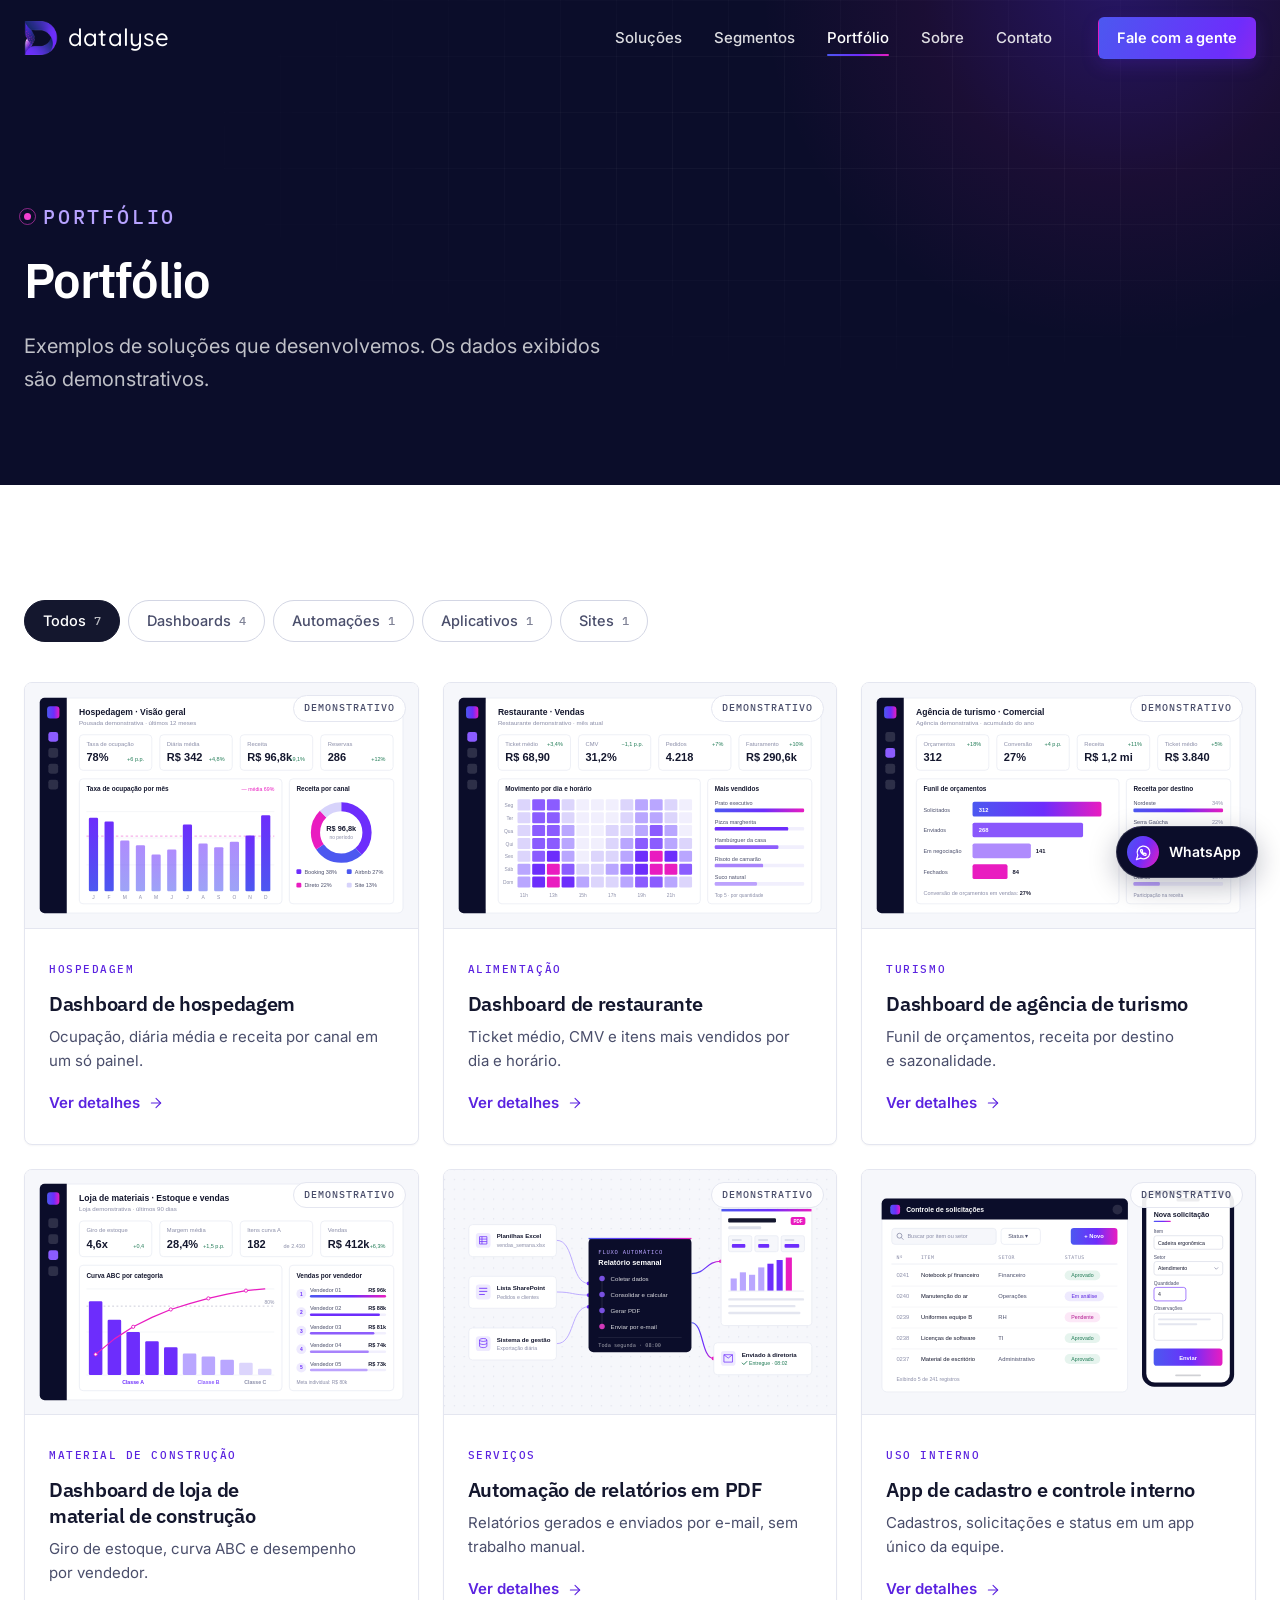
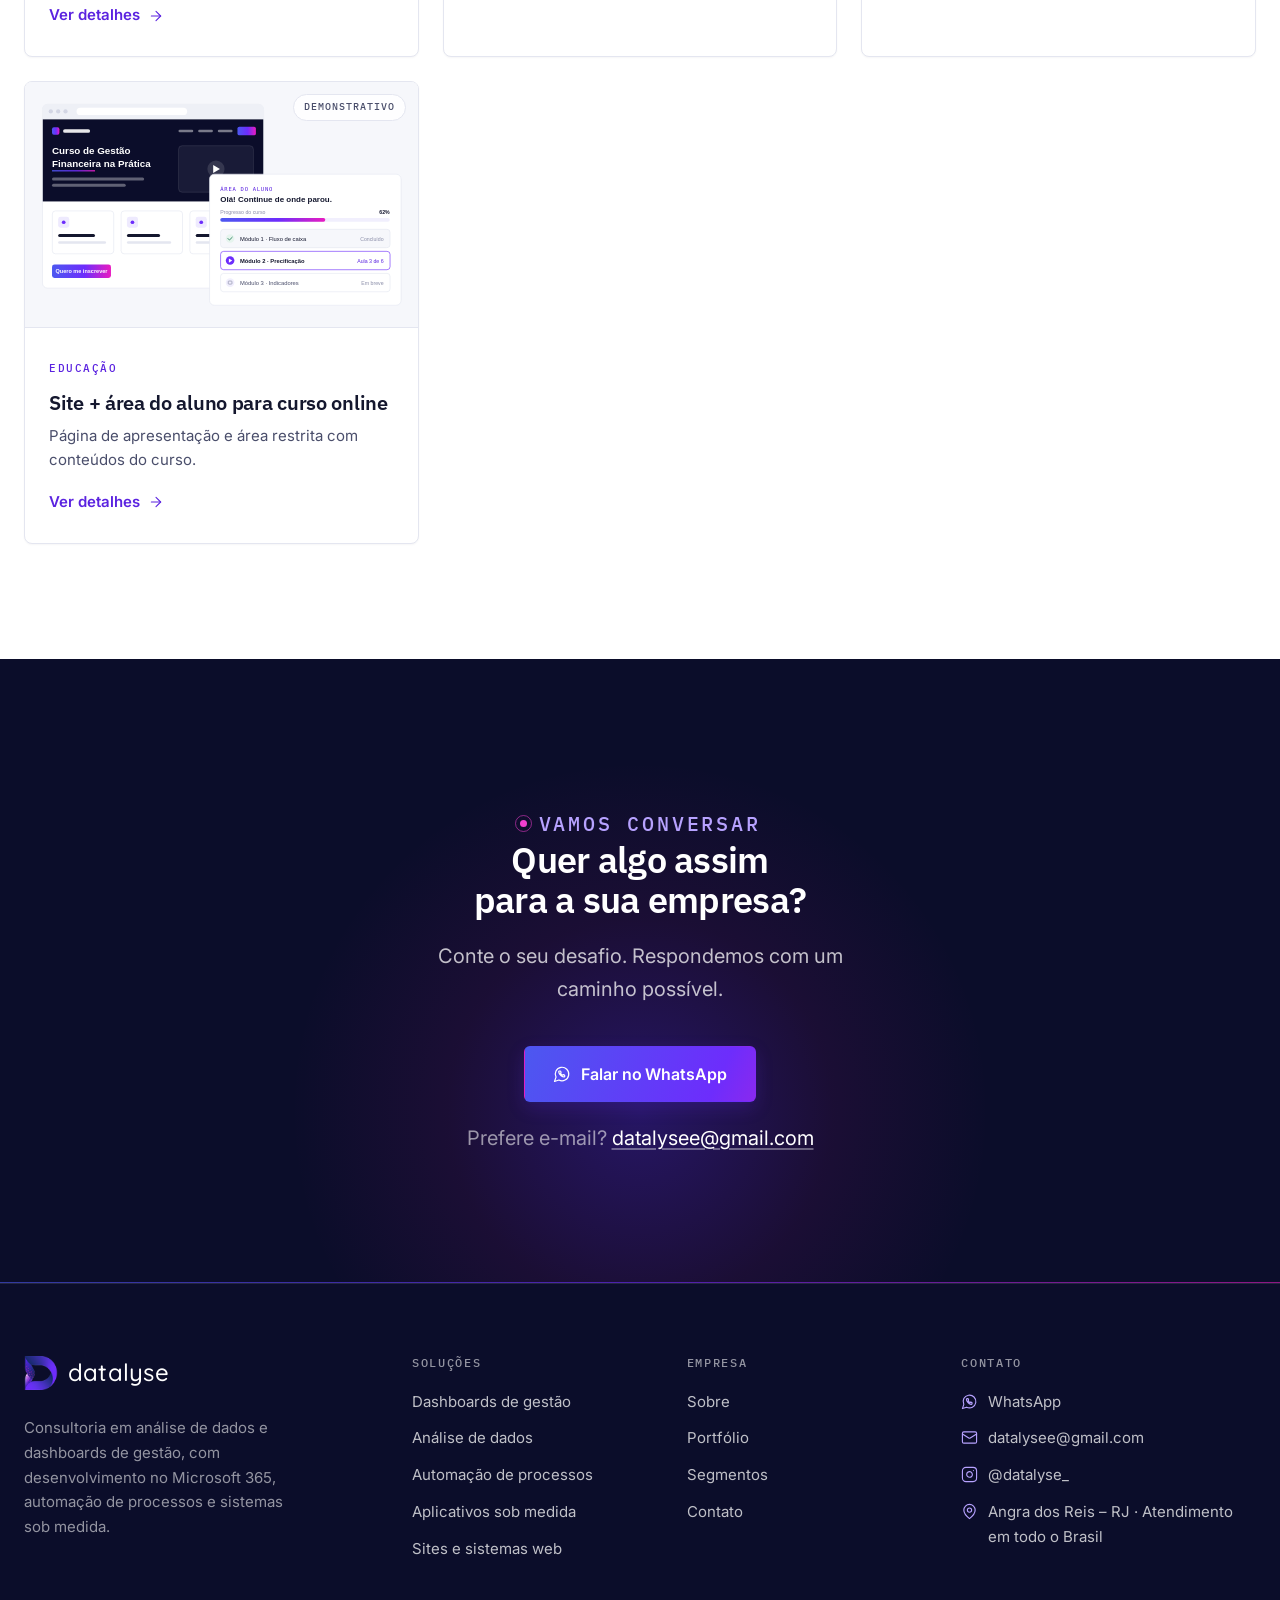
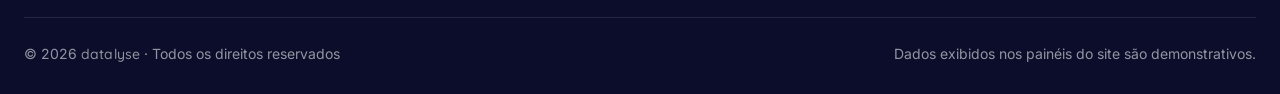
<file: portfolio.html>
<!DOCTYPE html>
<html lang="pt-BR">
<head>
  <meta charset="UTF-8">
  <meta name="viewport" content="width=device-width, initial-scale=1">
  <title>Portfólio — Dashboards, automações, aplicativos e sites | Datalyse</title>
  <meta name="description" content="Exemplos de dashboards em Power BI, automações, aplicativos internos e sites desenvolvidos pela Datalyse. Os dados exibidos são demonstrativos.">
  <meta name="theme-color" content="#0B0D2A">
  <!-- DOMÍNIO: quando o domínio estiver registrado, descomente as linhas canonical, og:url e og:image e troque SEU-DOMINIO -->
  <!-- <link rel="canonical" href="https://SEU-DOMINIO/portfolio.html"> -->

  <meta property="og:type" content="website">
  <meta property="og:locale" content="pt_BR">
  <meta property="og:site_name" content="Datalyse">
  <meta property="og:title" content="Portfólio | Datalyse">
  <meta property="og:description" content="Exemplos de soluções que desenvolvemos. Os dados exibidos são demonstrativos.">
  <!-- <meta property="og:url" content="https://SEU-DOMINIO/portfolio.html"> -->
  <!-- <meta property="og:image" content="https://SEU-DOMINIO/assets/og-image.png"> -->
  <meta name="twitter:card" content="summary_large_image">

  <link rel="icon" type="image/png" sizes="32x32" href="assets/favicon-32.png">
  <link rel="apple-touch-icon" href="assets/apple-touch-icon.png">

  <link rel="preconnect" href="https://fonts.googleapis.com">
  <link rel="preconnect" href="https://fonts.gstatic.com" crossorigin>
  <link rel="stylesheet" href="https://fonts.googleapis.com/css2?family=IBM+Plex+Mono:wght@500&family=IBM+Plex+Sans:wght@500;600&family=Inter:wght@400;500;600&family=Quicksand:wght@400;500&display=swap">

  <link rel="stylesheet" href="css/tokens.css">
  <link rel="stylesheet" href="css/base.css">
  <link rel="stylesheet" href="css/components.css">
  <link rel="stylesheet" href="css/pages.css">
  <script>document.documentElement.classList.add("js");</script>
</head>
<body data-page="portfolio">
  <a class="skip-link" href="#conteudo">Pular para o conteúdo</a>
  <header class="site-header" data-component="header"></header>

  <main id="conteudo">

    <section class="page-hero" aria-labelledby="page-title">
      <div class="navy-grid" aria-hidden="true"></div>
      <div class="navy-glow" aria-hidden="true"></div>
      <div class="container">
        <p class="eyebrow eyebrow--dot"><span class="signal-dot" aria-hidden="true"></span>Portfólio</p>
        <h1 id="page-title">Portfólio</h1>
        <p>Exemplos de soluções que desenvolvemos. Os dados exibidos são demonstrativos.</p>
      </div>
    </section>

    <section class="section" aria-label="Projetos">
      <div class="container">
        <ul class="filters" id="portfolio-filters" role="list" aria-label="Filtrar por categoria"></ul>
        <p class="sr-only" id="portfolio-status" role="status" aria-live="polite"></p>
        <ul class="work-grid" id="portfolio-grid" role="list"></ul>
        <noscript><p class="work-empty">Ative o JavaScript para ver os projetos do portfólio.</p></noscript>
      </div>
    </section>

    <section class="cta-band" aria-labelledby="cta-title">
      <div class="navy-glow" aria-hidden="true"></div>
      <div class="container reveal">
        <p class="eyebrow eyebrow--dot"><span class="signal-dot" aria-hidden="true"></span>Vamos conversar</p>
        <h2 id="cta-title">Quer algo assim para a sua empresa?</h2>
        <p>Conte o seu desafio. Respondemos com um caminho possível.</p>
        <a class="btn btn--primary btn--lg" href="#" data-wa><i data-icon="whatsapp"></i>Falar no WhatsApp</a>
        <p class="cta-band__alt">Prefere e-mail? <a href="#" data-email data-fill="email"></a></p>
      </div>
      <div class="brand-rule" aria-hidden="true"></div>
    </section>

  </main>

  <dialog class="modal" id="portfolio-modal" aria-labelledby="portfolio-modal-title">
    <button type="button" class="modal__close" aria-label="Fechar"><i data-icon="x"></i></button>
    <div class="modal__scroll" data-modal-content></div>
  </dialog>

  <footer class="site-footer" data-component="footer"></footer>

  <script src="js/config.js"></script>
  <script src="js/main.js"></script>
  <script src="js/portfolio-data.js"></script>
  <script src="js/portfolio.js"></script>
</body>
</html>
</file>
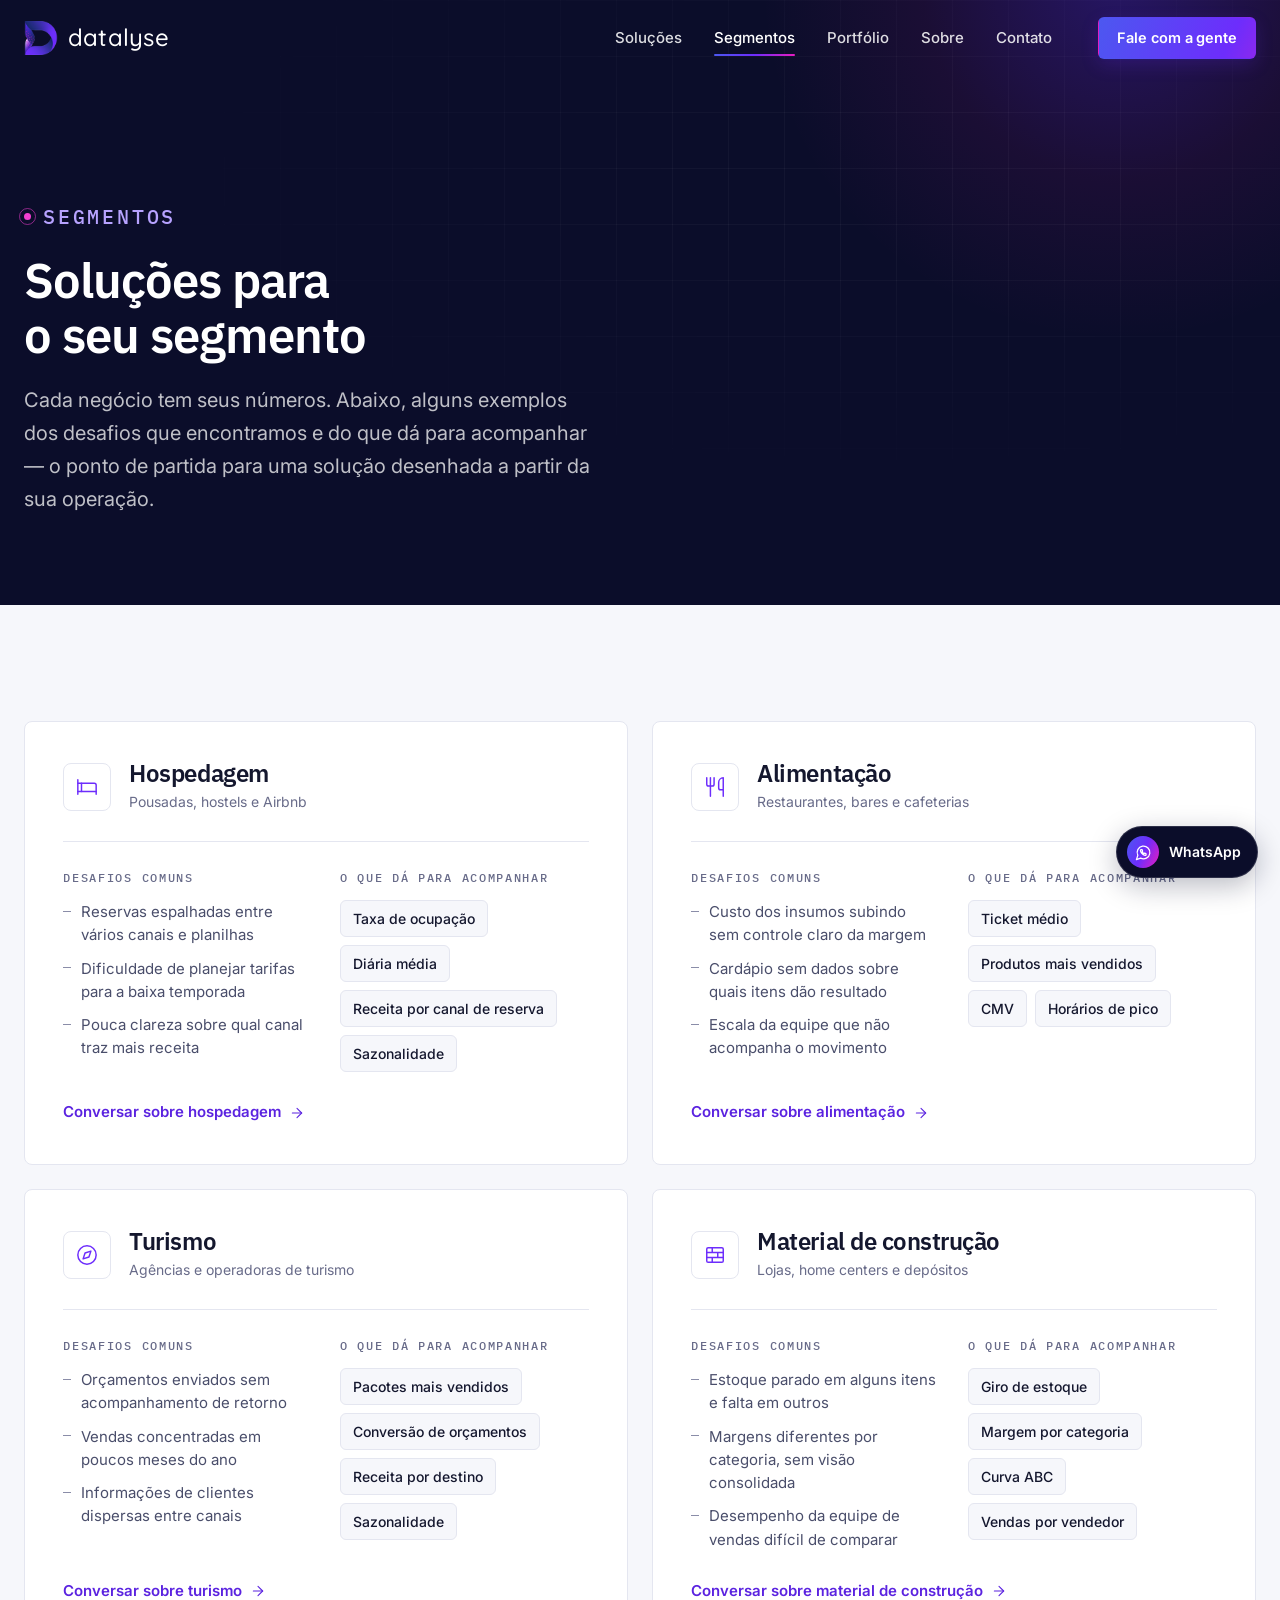
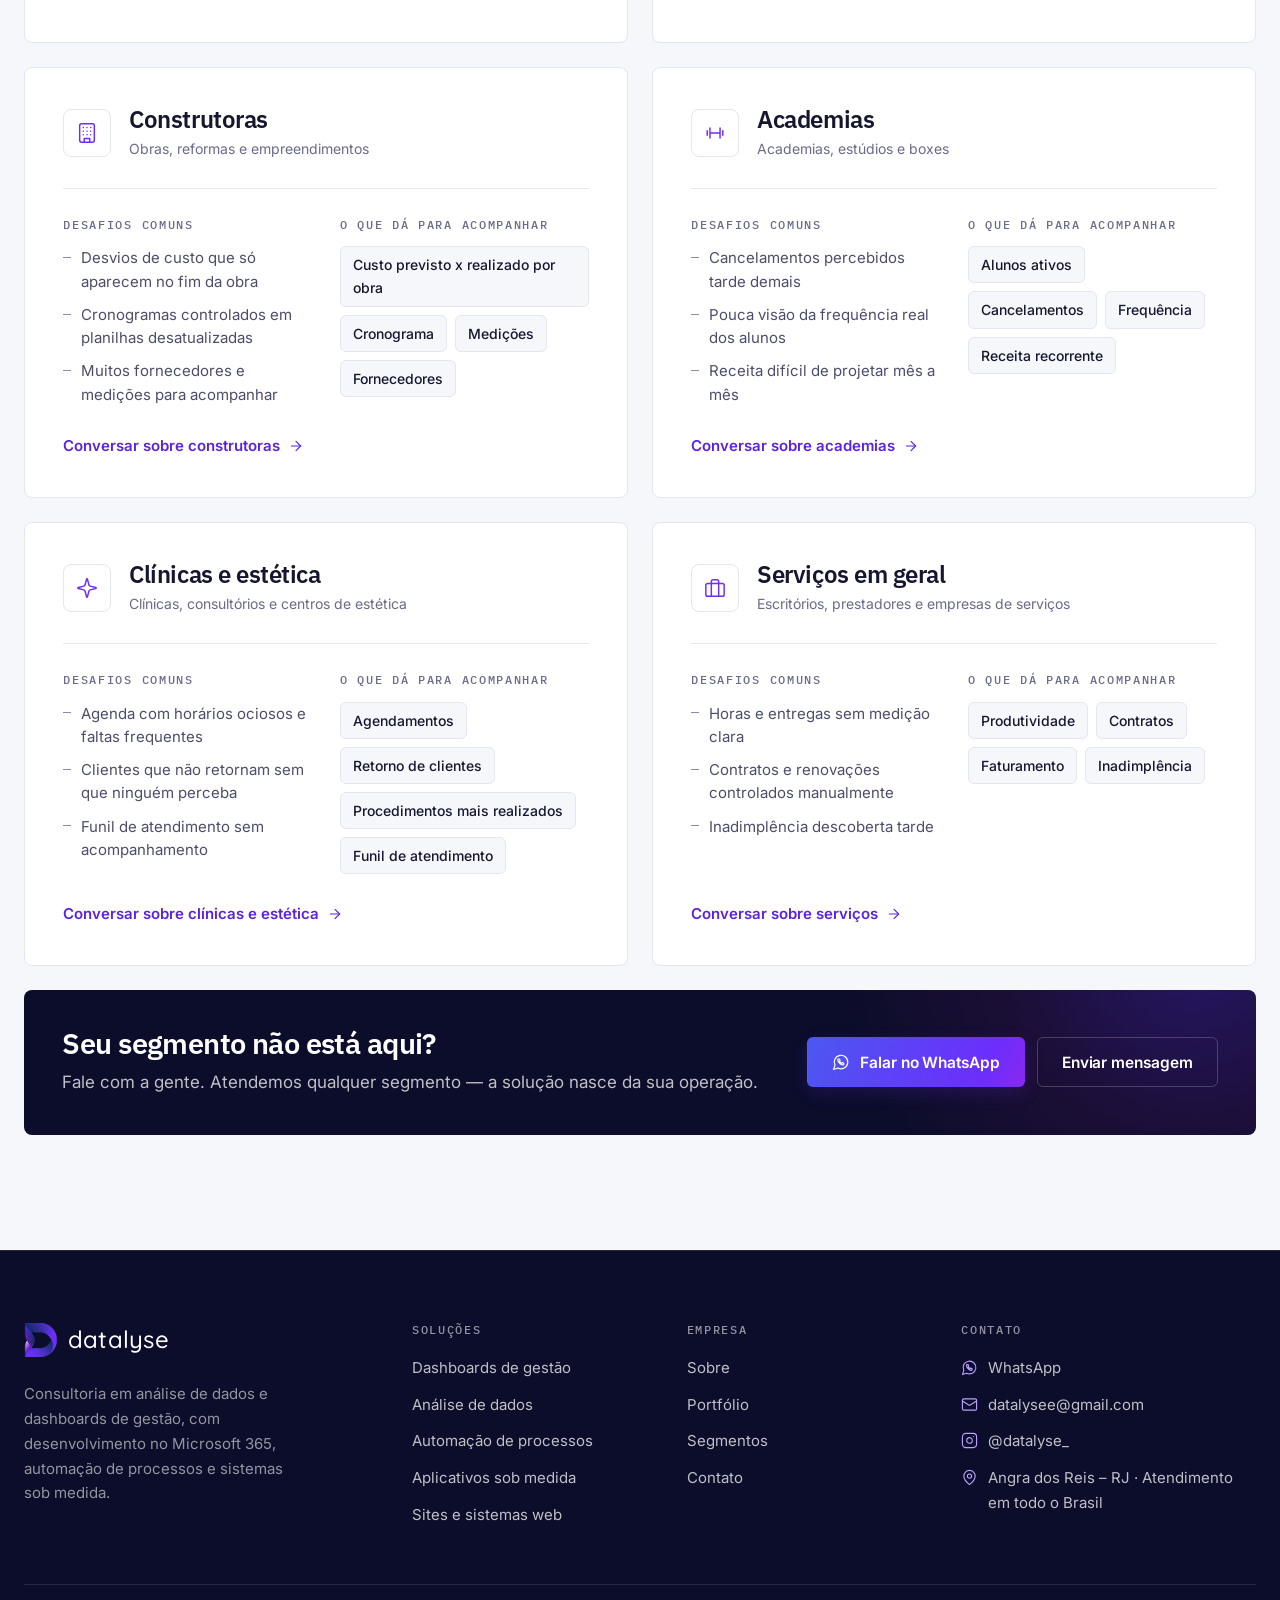
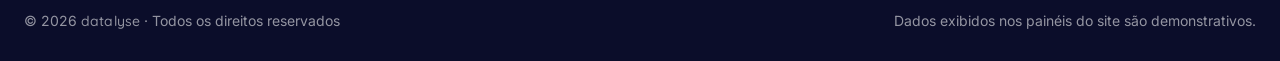
<file: segmentos.html>
<!DOCTYPE html>
<html lang="pt-BR">
<head>
  <meta charset="UTF-8">
  <meta name="viewport" content="width=device-width, initial-scale=1">
  <title>Segmentos — Soluções de dados para o seu negócio | Datalyse</title>
  <meta name="description" content="Indicadores e soluções para hospedagem, restaurantes, turismo, lojas de material de construção, construtoras, academias, clínicas e empresas de serviços — e qualquer outro segmento.">
  <meta name="theme-color" content="#0B0D2A">
  <!-- DOMÍNIO: quando o domínio estiver registrado, descomente as linhas canonical, og:url e og:image e troque SEU-DOMINIO -->
  <!-- <link rel="canonical" href="https://SEU-DOMINIO/segmentos.html"> -->

  <meta property="og:type" content="website">
  <meta property="og:locale" content="pt_BR">
  <meta property="og:site_name" content="Datalyse">
  <meta property="og:title" content="Soluções para o seu segmento | Datalyse">
  <meta property="og:description" content="Cada negócio tem seus números. Veja o que dá para acompanhar no seu segmento.">
  <!-- <meta property="og:url" content="https://SEU-DOMINIO/segmentos.html"> -->
  <!-- <meta property="og:image" content="https://SEU-DOMINIO/assets/og-image.png"> -->
  <meta name="twitter:card" content="summary_large_image">

  <link rel="icon" type="image/png" sizes="32x32" href="assets/favicon-32.png">
  <link rel="apple-touch-icon" href="assets/apple-touch-icon.png">

  <link rel="preconnect" href="https://fonts.googleapis.com">
  <link rel="preconnect" href="https://fonts.gstatic.com" crossorigin>
  <link rel="stylesheet" href="https://fonts.googleapis.com/css2?family=IBM+Plex+Mono:wght@500&family=IBM+Plex+Sans:wght@500;600&family=Inter:wght@400;500;600&family=Quicksand:wght@400;500&display=swap">

  <link rel="stylesheet" href="css/tokens.css">
  <link rel="stylesheet" href="css/base.css">
  <link rel="stylesheet" href="css/components.css">
  <link rel="stylesheet" href="css/pages.css">
  <script>document.documentElement.classList.add("js");</script>
</head>
<body data-page="segmentos">
  <a class="skip-link" href="#conteudo">Pular para o conteúdo</a>
  <header class="site-header" data-component="header"></header>

  <main id="conteudo">

    <section class="page-hero" aria-labelledby="page-title">
      <div class="navy-grid" aria-hidden="true"></div>
      <div class="navy-glow" aria-hidden="true"></div>
      <div class="container">
        <p class="eyebrow eyebrow--dot"><span class="signal-dot" aria-hidden="true"></span>Segmentos</p>
        <h1 id="page-title">Soluções para o seu segmento</h1>
        <p>Cada negócio tem seus números. Abaixo, alguns exemplos dos desafios que encontramos e do que dá para acompanhar — o ponto de partida para uma solução desenhada a partir da sua operação.</p>
      </div>
    </section>

    <section class="section section--ice">
      <div class="container">
        <div class="seg-list">

          <article class="seg-card reveal" id="hospedagem" aria-labelledby="seg-hospedagem">
            <div class="seg-card__head">
              <span class="icon-box"><i data-icon="bed"></i></span>
              <div><h2 id="seg-hospedagem">Hospedagem</h2><p>Pousadas, hostels e Airbnb</p></div>
            </div>
            <div class="seg-card__cols">
              <div>
                <h3>Desafios comuns</h3>
                <ul class="dash-list">
                  <li>Reservas espalhadas entre vários canais e planilhas</li>
                  <li>Dificuldade de planejar tarifas para a baixa temporada</li>
                  <li>Pouca clareza sobre qual canal traz mais receita</li>
                </ul>
              </div>
              <div>
                <h3>O que dá para acompanhar</h3>
                <ul class="kpi-list" role="list"><li>Taxa de ocupação</li><li>Diária média</li><li>Receita por canal de reserva</li><li>Sazonalidade</li></ul>
              </div>
            </div>
            <a class="link-arrow" href="#" data-wa data-wa-text="Olá! Tenho um negócio de hospedagem e gostaria de conversar sobre uma solução de dados.">Conversar sobre hospedagem <i data-icon="arrow-right"></i></a>
          </article>

          <article class="seg-card reveal" id="alimentacao" aria-labelledby="seg-alimentacao">
            <div class="seg-card__head">
              <span class="icon-box"><i data-icon="utensils"></i></span>
              <div><h2 id="seg-alimentacao">Alimentação</h2><p>Restaurantes, bares e cafeterias</p></div>
            </div>
            <div class="seg-card__cols">
              <div>
                <h3>Desafios comuns</h3>
                <ul class="dash-list">
                  <li>Custo dos insumos subindo sem controle claro da margem</li>
                  <li>Cardápio sem dados sobre quais itens dão resultado</li>
                  <li>Escala da equipe que não acompanha o movimento</li>
                </ul>
              </div>
              <div>
                <h3>O que dá para acompanhar</h3>
                <ul class="kpi-list" role="list"><li>Ticket médio</li><li>Produtos mais vendidos</li><li>CMV</li><li>Horários de pico</li></ul>
              </div>
            </div>
            <a class="link-arrow" href="#" data-wa data-wa-text="Olá! Tenho um negócio de alimentação e gostaria de conversar sobre uma solução de dados.">Conversar sobre alimentação <i data-icon="arrow-right"></i></a>
          </article>

          <article class="seg-card reveal" id="turismo" aria-labelledby="seg-turismo">
            <div class="seg-card__head">
              <span class="icon-box"><i data-icon="compass"></i></span>
              <div><h2 id="seg-turismo">Turismo</h2><p>Agências e operadoras de turismo</p></div>
            </div>
            <div class="seg-card__cols">
              <div>
                <h3>Desafios comuns</h3>
                <ul class="dash-list">
                  <li>Orçamentos enviados sem acompanhamento de retorno</li>
                  <li>Vendas concentradas em poucos meses do ano</li>
                  <li>Informações de clientes dispersas entre canais</li>
                </ul>
              </div>
              <div>
                <h3>O que dá para acompanhar</h3>
                <ul class="kpi-list" role="list"><li>Pacotes mais vendidos</li><li>Conversão de orçamentos</li><li>Receita por destino</li><li>Sazonalidade</li></ul>
              </div>
            </div>
            <a class="link-arrow" href="#" data-wa data-wa-text="Olá! Tenho uma agência de turismo e gostaria de conversar sobre uma solução de dados.">Conversar sobre turismo <i data-icon="arrow-right"></i></a>
          </article>

          <article class="seg-card reveal" id="material-de-construcao" aria-labelledby="seg-material">
            <div class="seg-card__head">
              <span class="icon-box"><i data-icon="bricks"></i></span>
              <div><h2 id="seg-material">Material de construção</h2><p>Lojas, home centers e depósitos</p></div>
            </div>
            <div class="seg-card__cols">
              <div>
                <h3>Desafios comuns</h3>
                <ul class="dash-list">
                  <li>Estoque parado em alguns itens e falta em outros</li>
                  <li>Margens diferentes por categoria, sem visão consolidada</li>
                  <li>Desempenho da equipe de vendas difícil de comparar</li>
                </ul>
              </div>
              <div>
                <h3>O que dá para acompanhar</h3>
                <ul class="kpi-list" role="list"><li>Giro de estoque</li><li>Margem por categoria</li><li>Curva ABC</li><li>Vendas por vendedor</li></ul>
              </div>
            </div>
            <a class="link-arrow" href="#" data-wa data-wa-text="Olá! Tenho uma loja de material de construção e gostaria de conversar sobre uma solução de dados.">Conversar sobre material de construção <i data-icon="arrow-right"></i></a>
          </article>

          <article class="seg-card reveal" id="construtoras" aria-labelledby="seg-construtoras">
            <div class="seg-card__head">
              <span class="icon-box"><i data-icon="building"></i></span>
              <div><h2 id="seg-construtoras">Construtoras</h2><p>Obras, reformas e empreendimentos</p></div>
            </div>
            <div class="seg-card__cols">
              <div>
                <h3>Desafios comuns</h3>
                <ul class="dash-list">
                  <li>Desvios de custo que só aparecem no fim da obra</li>
                  <li>Cronogramas controlados em planilhas desatualizadas</li>
                  <li>Muitos fornecedores e medições para acompanhar</li>
                </ul>
              </div>
              <div>
                <h3>O que dá para acompanhar</h3>
                <ul class="kpi-list" role="list"><li>Custo previsto x realizado por obra</li><li>Cronograma</li><li>Medições</li><li>Fornecedores</li></ul>
              </div>
            </div>
            <a class="link-arrow" href="#" data-wa data-wa-text="Olá! Tenho uma construtora e gostaria de conversar sobre uma solução de dados.">Conversar sobre construtoras <i data-icon="arrow-right"></i></a>
          </article>

          <article class="seg-card reveal" id="academias" aria-labelledby="seg-academias">
            <div class="seg-card__head">
              <span class="icon-box"><i data-icon="dumbbell"></i></span>
              <div><h2 id="seg-academias">Academias</h2><p>Academias, estúdios e boxes</p></div>
            </div>
            <div class="seg-card__cols">
              <div>
                <h3>Desafios comuns</h3>
                <ul class="dash-list">
                  <li>Cancelamentos percebidos tarde demais</li>
                  <li>Pouca visão da frequência real dos alunos</li>
                  <li>Receita difícil de projetar mês a mês</li>
                </ul>
              </div>
              <div>
                <h3>O que dá para acompanhar</h3>
                <ul class="kpi-list" role="list"><li>Alunos ativos</li><li>Cancelamentos</li><li>Frequência</li><li>Receita recorrente</li></ul>
              </div>
            </div>
            <a class="link-arrow" href="#" data-wa data-wa-text="Olá! Tenho uma academia e gostaria de conversar sobre uma solução de dados.">Conversar sobre academias <i data-icon="arrow-right"></i></a>
          </article>

          <article class="seg-card reveal" id="clinicas" aria-labelledby="seg-clinicas">
            <div class="seg-card__head">
              <span class="icon-box"><i data-icon="sparkles"></i></span>
              <div><h2 id="seg-clinicas">Clínicas e estética</h2><p>Clínicas, consultórios e centros de estética</p></div>
            </div>
            <div class="seg-card__cols">
              <div>
                <h3>Desafios comuns</h3>
                <ul class="dash-list">
                  <li>Agenda com horários ociosos e faltas frequentes</li>
                  <li>Clientes que não retornam sem que ninguém perceba</li>
                  <li>Funil de atendimento sem acompanhamento</li>
                </ul>
              </div>
              <div>
                <h3>O que dá para acompanhar</h3>
                <ul class="kpi-list" role="list"><li>Agendamentos</li><li>Retorno de clientes</li><li>Procedimentos mais realizados</li><li>Funil de atendimento</li></ul>
              </div>
            </div>
            <a class="link-arrow" href="#" data-wa data-wa-text="Olá! Tenho uma clínica e gostaria de conversar sobre uma solução de dados.">Conversar sobre clínicas e estética <i data-icon="arrow-right"></i></a>
          </article>

          <article class="seg-card reveal" id="servicos" aria-labelledby="seg-servicos">
            <div class="seg-card__head">
              <span class="icon-box"><i data-icon="briefcase"></i></span>
              <div><h2 id="seg-servicos">Serviços em geral</h2><p>Escritórios, prestadores e empresas de serviços</p></div>
            </div>
            <div class="seg-card__cols">
              <div>
                <h3>Desafios comuns</h3>
                <ul class="dash-list">
                  <li>Horas e entregas sem medição clara</li>
                  <li>Contratos e renovações controlados manualmente</li>
                  <li>Inadimplência descoberta tarde</li>
                </ul>
              </div>
              <div>
                <h3>O que dá para acompanhar</h3>
                <ul class="kpi-list" role="list"><li>Produtividade</li><li>Contratos</li><li>Faturamento</li><li>Inadimplência</li></ul>
              </div>
            </div>
            <a class="link-arrow" href="#" data-wa data-wa-text="Olá! Tenho uma empresa de serviços e gostaria de conversar sobre uma solução de dados.">Conversar sobre serviços <i data-icon="arrow-right"></i></a>
          </article>

        </div>

        <div class="seg-other reveal">
          <div class="navy-glow" aria-hidden="true"></div>
          <div>
            <h2>Seu segmento não está aqui?</h2>
            <p>Fale com a gente. Atendemos qualquer segmento — a solução nasce da sua operação.</p>
          </div>
          <div class="seg-other__actions">
            <a class="btn btn--primary" href="#" data-wa><i data-icon="whatsapp"></i>Falar no WhatsApp</a>
            <a class="btn btn--ghost-light" href="contato.html">Enviar mensagem</a>
          </div>
        </div>
      </div>
    </section>

  </main>

  <footer class="site-footer" data-component="footer"></footer>

  <script src="js/config.js"></script>
  <script src="js/main.js"></script>
</body>
</html>
</file>
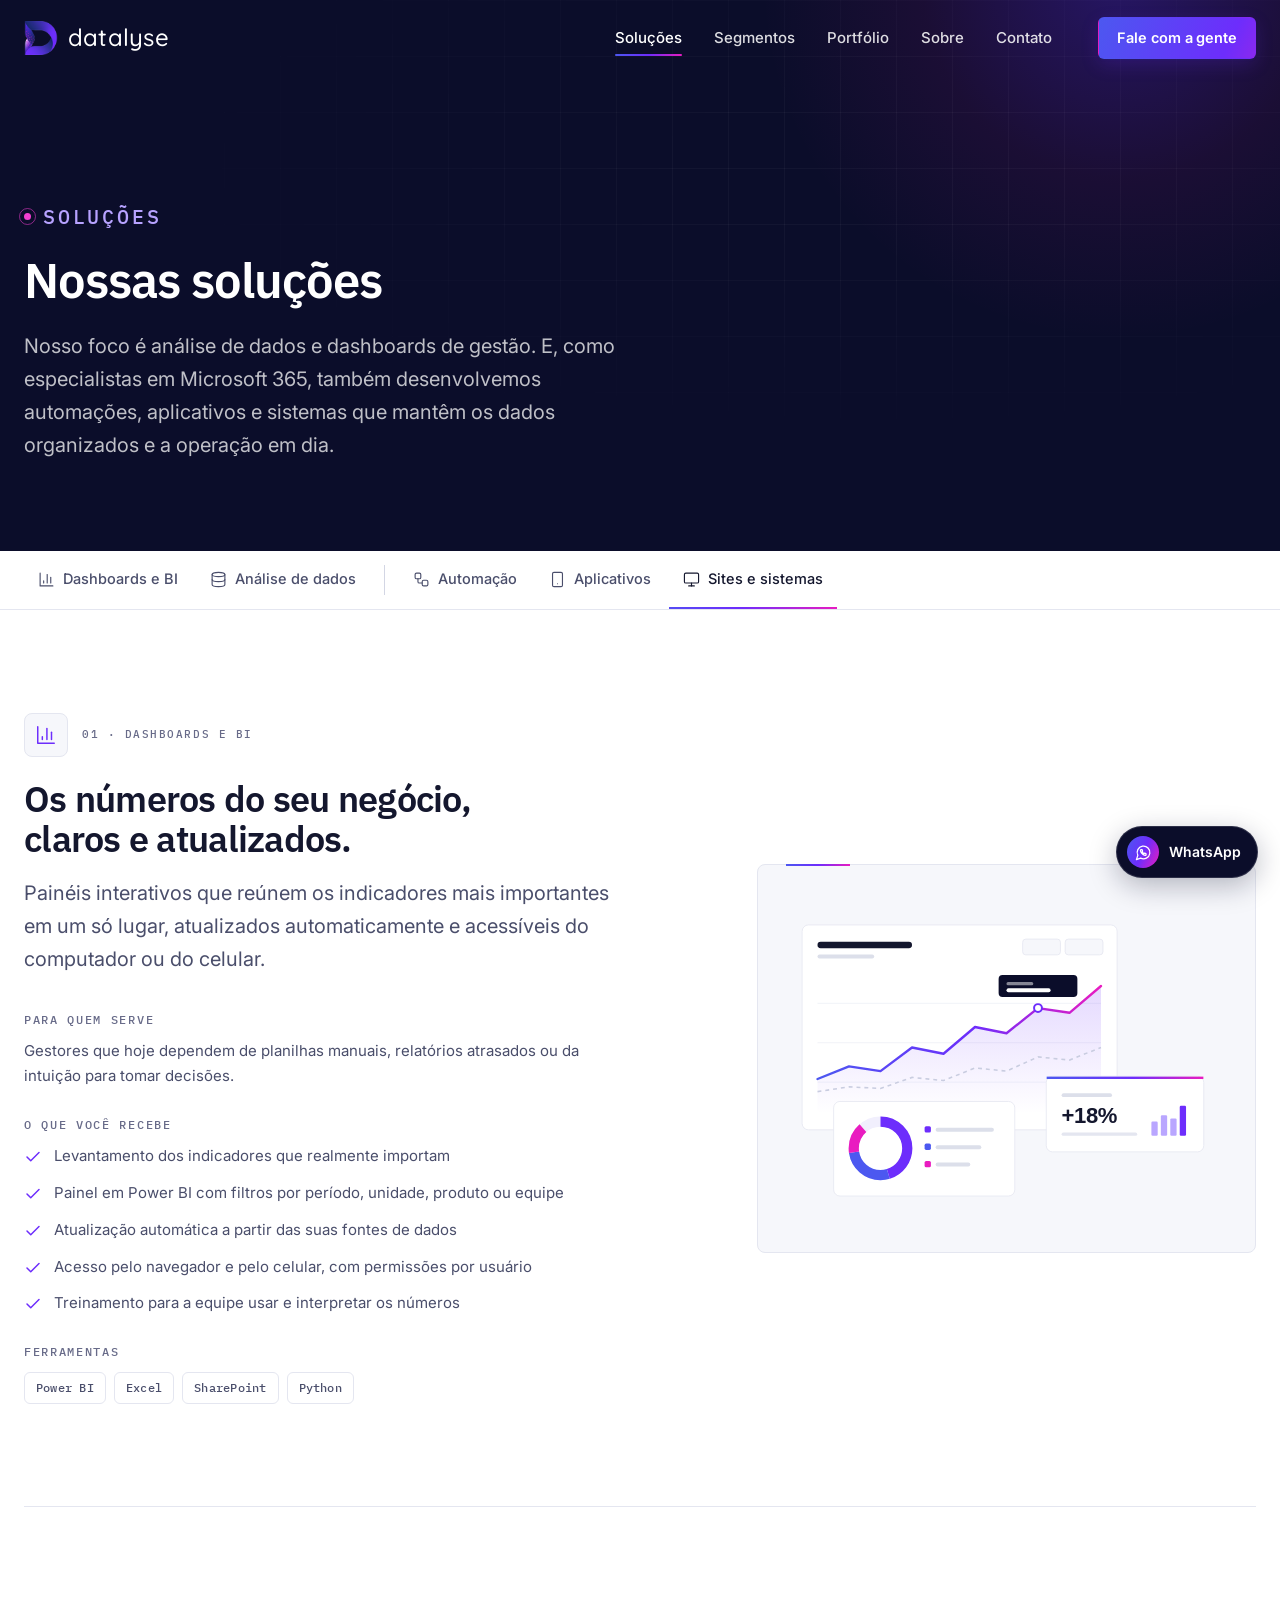
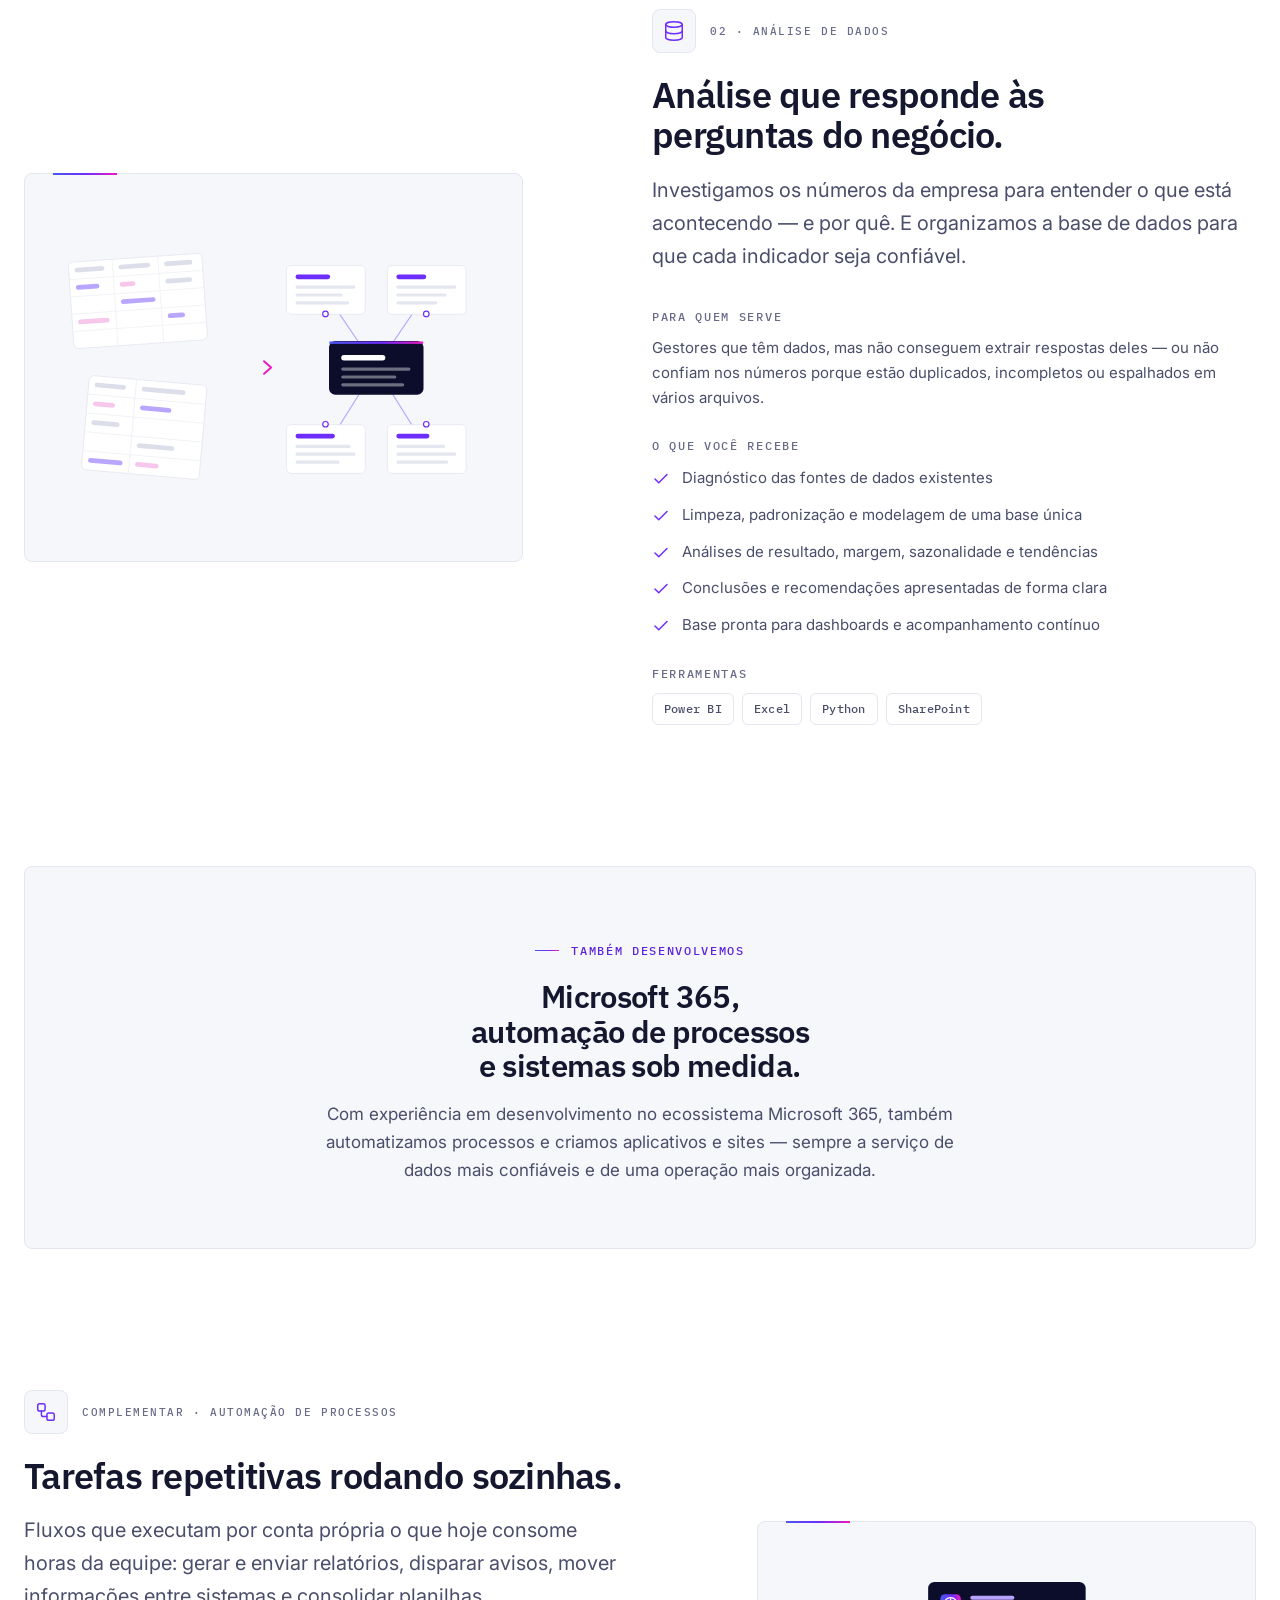
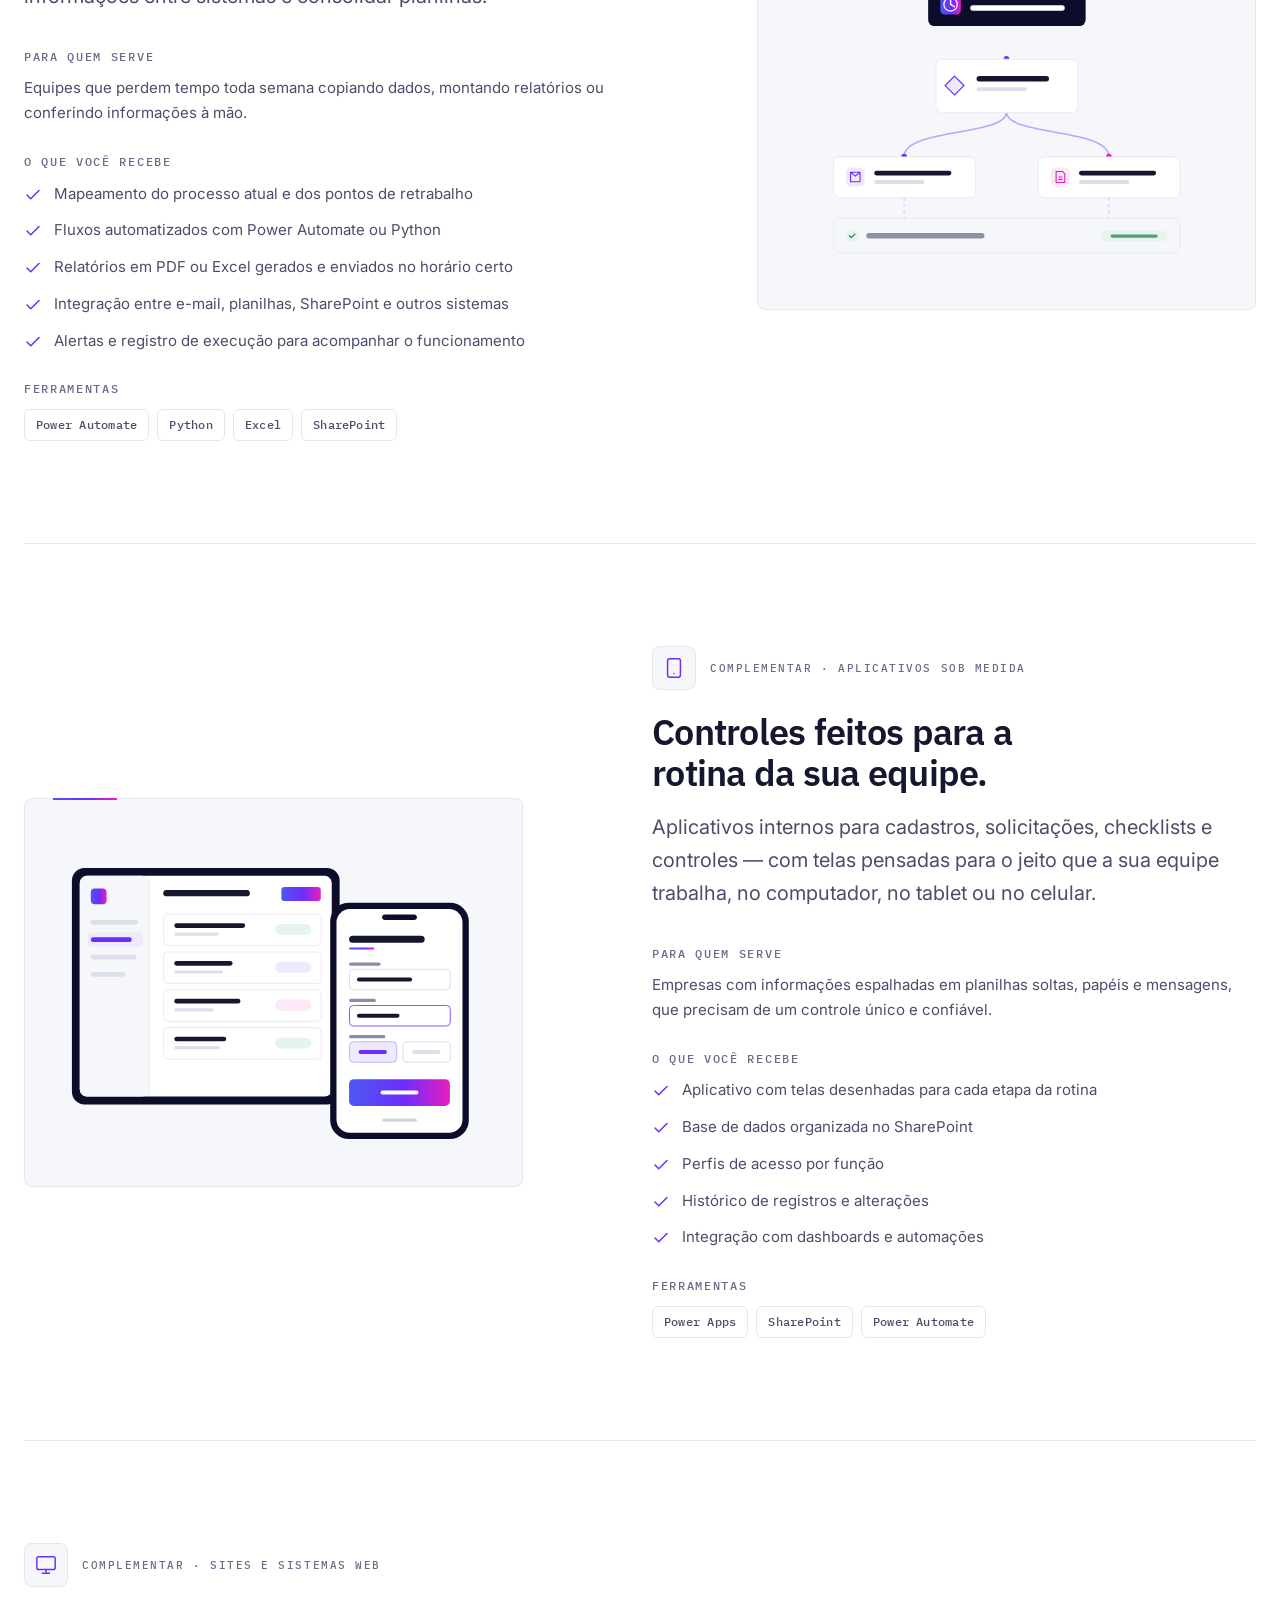
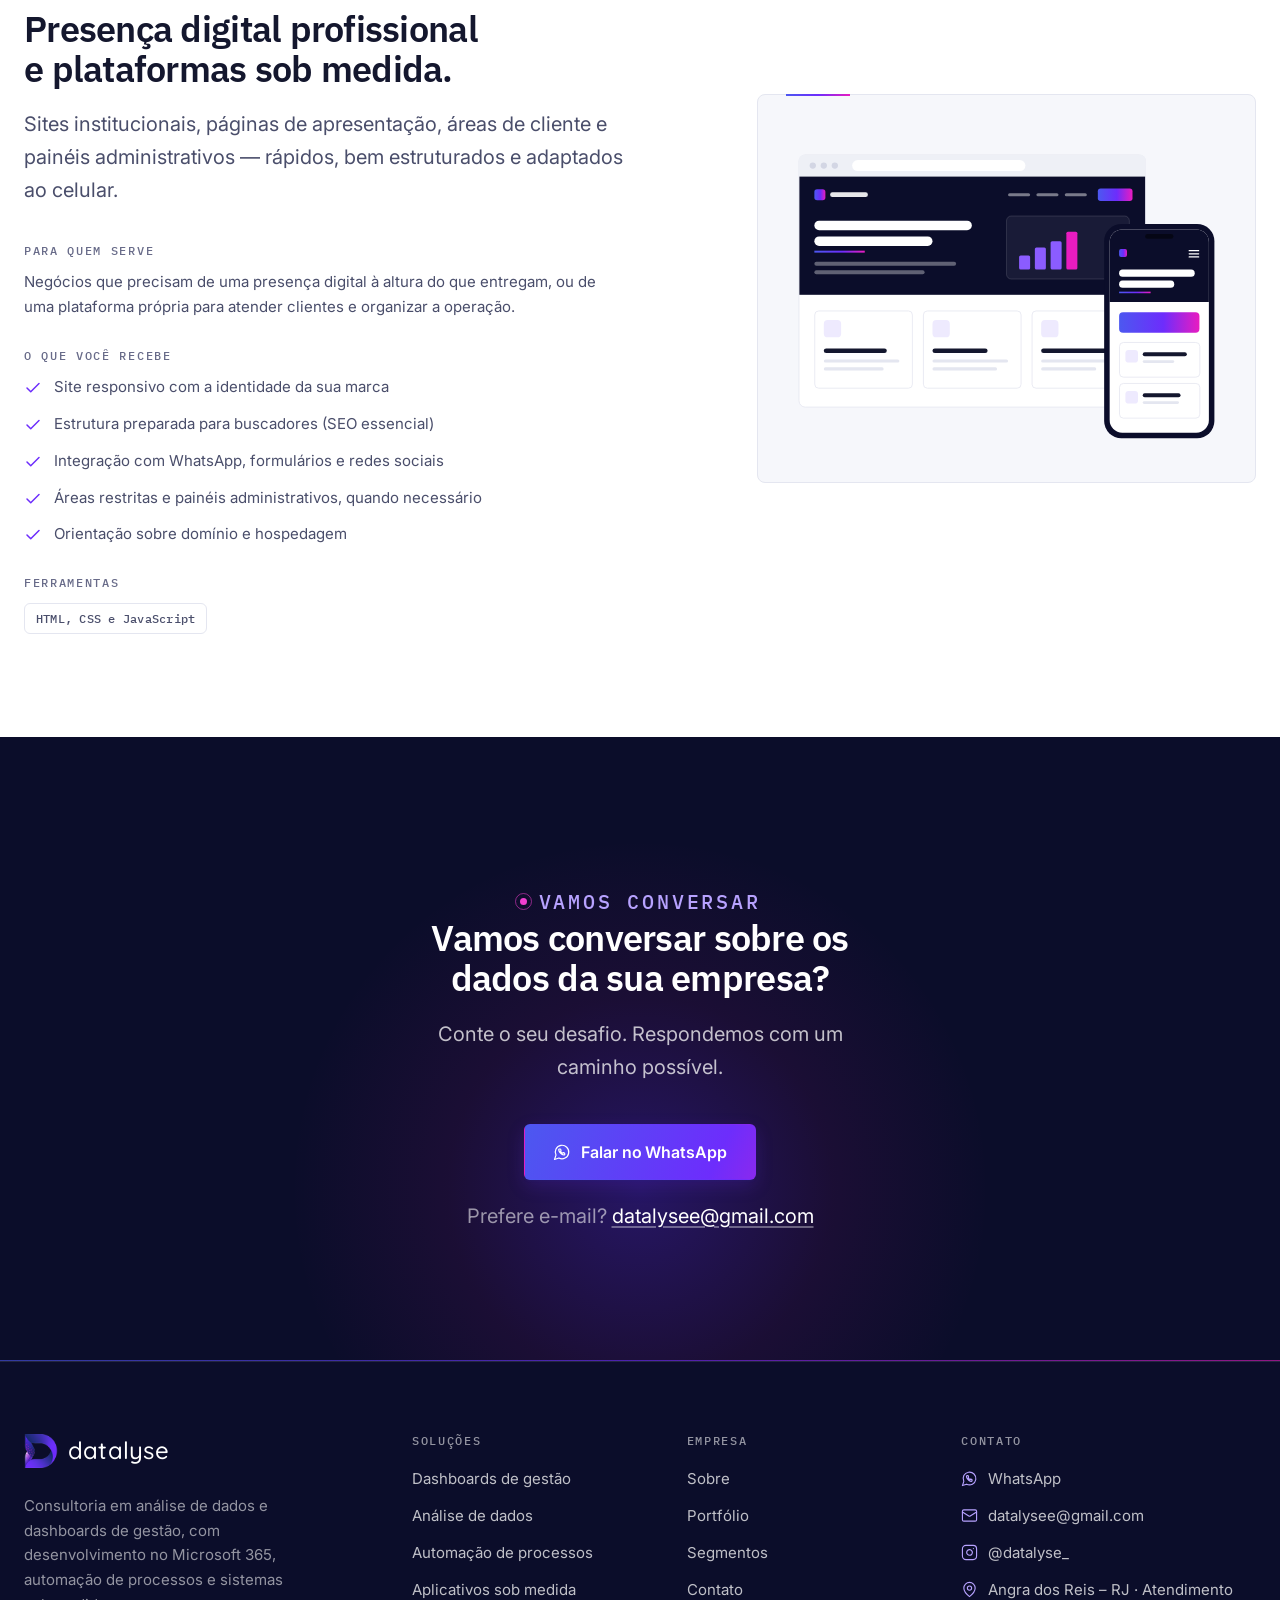
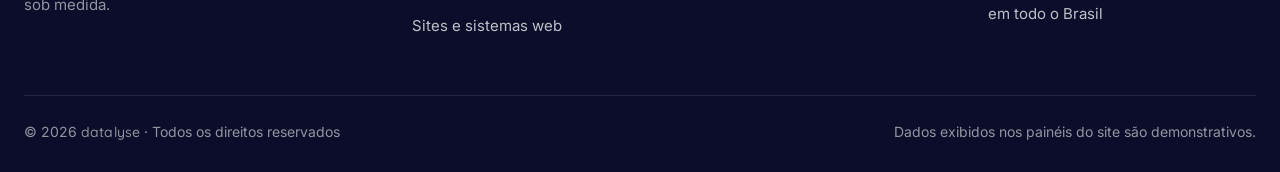
<file: solucoes.html>
<!DOCTYPE html>
<html lang="pt-BR">
<head>
  <meta charset="UTF-8">
  <meta name="viewport" content="width=device-width, initial-scale=1">
  <title>Soluções — Dashboards de gestão e análise de dados | Datalyse</title>
  <meta name="description" content="Dashboards de gestão em Power BI e análise de dados sob medida. Como soluções complementares, automações, aplicativos e sites no ecossistema Microsoft 365.">
  <meta name="theme-color" content="#0B0D2A">
  <!-- DOMÍNIO: quando o domínio estiver registrado, descomente as linhas canonical, og:url e og:image e troque SEU-DOMINIO -->
  <!-- <link rel="canonical" href="https://SEU-DOMINIO/solucoes.html"> -->

  <meta property="og:type" content="website">
  <meta property="og:locale" content="pt_BR">
  <meta property="og:site_name" content="Datalyse">
  <meta property="og:title" content="Nossas soluções | Datalyse">
  <meta property="og:description" content="Dashboards de gestão e análise de dados sob medida para a sua empresa.">
  <!-- <meta property="og:url" content="https://SEU-DOMINIO/solucoes.html"> -->
  <!-- <meta property="og:image" content="https://SEU-DOMINIO/assets/og-image.png"> -->
  <meta name="twitter:card" content="summary_large_image">

  <link rel="icon" type="image/png" sizes="32x32" href="assets/favicon-32.png">
  <link rel="apple-touch-icon" href="assets/apple-touch-icon.png">

  <link rel="preconnect" href="https://fonts.googleapis.com">
  <link rel="preconnect" href="https://fonts.gstatic.com" crossorigin>
  <link rel="stylesheet" href="https://fonts.googleapis.com/css2?family=IBM+Plex+Mono:wght@500&family=IBM+Plex+Sans:wght@500;600&family=Inter:wght@400;500;600&family=Quicksand:wght@400;500&display=swap">

  <link rel="stylesheet" href="css/tokens.css">
  <link rel="stylesheet" href="css/base.css">
  <link rel="stylesheet" href="css/components.css">
  <link rel="stylesheet" href="css/pages.css">
  <script>document.documentElement.classList.add("js");</script>
</head>
<body data-page="solucoes">
  <a class="skip-link" href="#conteudo">Pular para o conteúdo</a>
  <header class="site-header" data-component="header"></header>

  <main id="conteudo">

    <section class="page-hero" aria-labelledby="page-title">
      <div class="navy-grid" aria-hidden="true"></div>
      <div class="navy-glow" aria-hidden="true"></div>
      <div class="container">
        <p class="eyebrow eyebrow--dot"><span class="signal-dot" aria-hidden="true"></span>Soluções</p>
        <h1 id="page-title">Nossas soluções</h1>
        <p>Nosso foco é análise de dados e dashboards de gestão. E, como especialistas em Microsoft 365, também desenvolvemos automações, aplicativos e sistemas que mantêm os dados organizados e a operação em dia.</p>
      </div>
    </section>

    <nav class="anchor-nav" aria-label="Soluções nesta página">
      <div class="container">
        <ul role="list">
          <li><a href="#bi"><i data-icon="chart"></i>Dashboards e BI</a></li>
          <li><a href="#dados"><i data-icon="database"></i>Análise de dados</a></li>
          <li class="anchor-nav__sep" aria-hidden="true"></li>
          <li><a href="#automacao"><i data-icon="workflow"></i>Automação</a></li>
          <li><a href="#aplicativos"><i data-icon="smartphone"></i>Aplicativos</a></li>
          <li><a href="#sites"><i data-icon="monitor"></i>Sites e sistemas</a></li>
        </ul>
      </div>
    </nav>

    <div class="container">

      <!-- 01 · Dashboards e BI -->
      <section class="solution" id="bi" aria-labelledby="bi-title">
        <div class="solution__copy reveal">
          <div class="solution__index"><span class="icon-box"><i data-icon="chart"></i></span><span class="tag">01 · Dashboards e BI</span></div>
          <h2 id="bi-title">Os números do seu negócio, claros e atualizados.</h2>
          <p class="solution__lead">Painéis interativos que reúnem os indicadores mais importantes em um só lugar, atualizados automaticamente e acessíveis do computador ou do celular.</p>
          <div class="solution__meta">
            <div>
              <h3>Para quem serve</h3>
              <p>Gestores que hoje dependem de planilhas manuais, relatórios atrasados ou da intuição para tomar decisões.</p>
            </div>
            <div>
              <h3>O que você recebe</h3>
              <ul class="check-list">
                <li><i data-icon="check"></i>Levantamento dos indicadores que realmente importam</li>
                <li><i data-icon="check"></i>Painel em Power BI com filtros por período, unidade, produto ou equipe</li>
                <li><i data-icon="check"></i>Atualização automática a partir das suas fontes de dados</li>
                <li><i data-icon="check"></i>Acesso pelo navegador e pelo celular, com permissões por usuário</li>
                <li><i data-icon="check"></i>Treinamento para a equipe usar e interpretar os números</li>
              </ul>
            </div>
            <div>
              <h3>Ferramentas</h3>
              <ul class="chip-list" role="list"><li class="chip">Power BI</li><li class="chip">Excel</li><li class="chip">SharePoint</li><li class="chip">Python</li></ul>
            </div>
          </div>
        </div>
        <div class="solution__visual reveal">
          <div class="illus-frame"><img src="assets/illustrations/sol-bi.svg" alt="Ilustração de painel com gráfico de linha, indicador de crescimento e gráfico de rosca" width="560" height="420" loading="lazy"></div>
        </div>
      </section>

      <!-- 02 · Análise de dados -->
      <section class="solution solution--reverse" id="dados" aria-labelledby="dados-title">
        <div class="solution__copy reveal">
          <div class="solution__index"><span class="icon-box"><i data-icon="database"></i></span><span class="tag">02 · Análise de dados</span></div>
          <h2 id="dados-title">Análise que responde às perguntas do negócio.</h2>
          <p class="solution__lead">Investigamos os números da empresa para entender o que está acontecendo — e por quê. E organizamos a base de dados para que cada indicador seja confiável.</p>
          <div class="solution__meta">
            <div>
              <h3>Para quem serve</h3>
              <p>Gestores que têm dados, mas não conseguem extrair respostas deles — ou não confiam nos números porque estão duplicados, incompletos ou espalhados em vários arquivos.</p>
            </div>
            <div>
              <h3>O que você recebe</h3>
              <ul class="check-list">
                <li><i data-icon="check"></i>Diagnóstico das fontes de dados existentes</li>
                <li><i data-icon="check"></i>Limpeza, padronização e modelagem de uma base única</li>
                <li><i data-icon="check"></i>Análises de resultado, margem, sazonalidade e tendências</li>
                <li><i data-icon="check"></i>Conclusões e recomendações apresentadas de forma clara</li>
                <li><i data-icon="check"></i>Base pronta para dashboards e acompanhamento contínuo</li>
              </ul>
            </div>
            <div>
              <h3>Ferramentas</h3>
              <ul class="chip-list" role="list"><li class="chip">Power BI</li><li class="chip">Excel</li><li class="chip">Python</li><li class="chip">SharePoint</li></ul>
            </div>
          </div>
        </div>
        <div class="solution__visual reveal">
          <div class="illus-frame"><img src="assets/illustrations/sol-dados.svg" alt="Ilustração de planilhas desorganizadas sendo transformadas em um modelo de dados estruturado" width="560" height="420" loading="lazy"></div>
        </div>
      </section>
      <!-- Divisória: soluções complementares -->
      <div class="solutions-divider reveal" id="complementares">
        <p class="eyebrow">Também desenvolvemos</p>
        <h2>Microsoft 365, automação de processos e sistemas sob medida.</h2>
        <p>Com experiência em desenvolvimento no ecossistema Microsoft 365, também automatizamos processos e criamos aplicativos e sites — sempre a serviço de dados mais confiáveis e de uma operação mais organizada.</p>
      </div>
      <!-- Complementar · Automação -->
      <section class="solution" id="automacao" aria-labelledby="auto-title">
        <div class="solution__copy reveal">
          <div class="solution__index"><span class="icon-box"><i data-icon="workflow"></i></span><span class="tag">Complementar · Automação de processos</span></div>
          <h2 id="auto-title">Tarefas repetitivas rodando sozinhas.</h2>
          <p class="solution__lead">Fluxos que executam por conta própria o que hoje consome horas da equipe: gerar e enviar relatórios, disparar avisos, mover informações entre sistemas e consolidar planilhas.</p>
          <div class="solution__meta">
            <div>
              <h3>Para quem serve</h3>
              <p>Equipes que perdem tempo toda semana copiando dados, montando relatórios ou conferindo informações à mão.</p>
            </div>
            <div>
              <h3>O que você recebe</h3>
              <ul class="check-list">
                <li><i data-icon="check"></i>Mapeamento do processo atual e dos pontos de retrabalho</li>
                <li><i data-icon="check"></i>Fluxos automatizados com Power Automate ou Python</li>
                <li><i data-icon="check"></i>Relatórios em PDF ou Excel gerados e enviados no horário certo</li>
                <li><i data-icon="check"></i>Integração entre e-mail, planilhas, SharePoint e outros sistemas</li>
                <li><i data-icon="check"></i>Alertas e registro de execução para acompanhar o funcionamento</li>
              </ul>
            </div>
            <div>
              <h3>Ferramentas</h3>
              <ul class="chip-list" role="list"><li class="chip">Power Automate</li><li class="chip">Python</li><li class="chip">Excel</li><li class="chip">SharePoint</li></ul>
            </div>
          </div>
        </div>
        <div class="solution__visual reveal">
          <div class="illus-frame"><img src="assets/illustrations/sol-automacao.svg" alt="Ilustração de fluxo automatizado: um gatilho, uma condição e duas ações, com registro de execução" width="560" height="420" loading="lazy"></div>
        </div>
      </section>

      <!-- Complementar · Aplicativos -->
      <section class="solution solution--reverse" id="aplicativos" aria-labelledby="apps-title">
        <div class="solution__copy reveal">
          <div class="solution__index"><span class="icon-box"><i data-icon="smartphone"></i></span><span class="tag">Complementar · Aplicativos sob medida</span></div>
          <h2 id="apps-title">Controles feitos para a rotina da sua equipe.</h2>
          <p class="solution__lead">Aplicativos internos para cadastros, solicitações, checklists e controles — com telas pensadas para o jeito que a sua equipe trabalha, no computador, no tablet ou no celular.</p>
          <div class="solution__meta">
            <div>
              <h3>Para quem serve</h3>
              <p>Empresas com informações espalhadas em planilhas soltas, papéis e mensagens, que precisam de um controle único e confiável.</p>
            </div>
            <div>
              <h3>O que você recebe</h3>
              <ul class="check-list">
                <li><i data-icon="check"></i>Aplicativo com telas desenhadas para cada etapa da rotina</li>
                <li><i data-icon="check"></i>Base de dados organizada no SharePoint</li>
                <li><i data-icon="check"></i>Perfis de acesso por função</li>
                <li><i data-icon="check"></i>Histórico de registros e alterações</li>
                <li><i data-icon="check"></i>Integração com dashboards e automações</li>
              </ul>
            </div>
            <div>
              <h3>Ferramentas</h3>
              <ul class="chip-list" role="list"><li class="chip">Power Apps</li><li class="chip">SharePoint</li><li class="chip">Power Automate</li></ul>
            </div>
          </div>
        </div>
        <div class="solution__visual reveal">
          <div class="illus-frame"><img src="assets/illustrations/sol-aplicativos.svg" alt="Ilustração de aplicativo interno em tablet e celular, com lista de registros e formulário" width="560" height="420" loading="lazy"></div>
        </div>
      </section>

      <!-- Complementar · Sites -->
      <section class="solution" id="sites" aria-labelledby="sites-title">
        <div class="solution__copy reveal">
          <div class="solution__index"><span class="icon-box"><i data-icon="monitor"></i></span><span class="tag">Complementar · Sites e sistemas web</span></div>
          <h2 id="sites-title">Presença digital profissional e plataformas sob medida.</h2>
          <p class="solution__lead">Sites institucionais, páginas de apresentação, áreas de cliente e painéis administrativos — rápidos, bem estruturados e adaptados ao celular.</p>
          <div class="solution__meta">
            <div>
              <h3>Para quem serve</h3>
              <p>Negócios que precisam de uma presença digital à altura do que entregam, ou de uma plataforma própria para atender clientes e organizar a operação.</p>
            </div>
            <div>
              <h3>O que você recebe</h3>
              <ul class="check-list">
                <li><i data-icon="check"></i>Site responsivo com a identidade da sua marca</li>
                <li><i data-icon="check"></i>Estrutura preparada para buscadores (SEO essencial)</li>
                <li><i data-icon="check"></i>Integração com WhatsApp, formulários e redes sociais</li>
                <li><i data-icon="check"></i>Áreas restritas e painéis administrativos, quando necessário</li>
                <li><i data-icon="check"></i>Orientação sobre domínio e hospedagem</li>
              </ul>
            </div>
            <div>
              <h3>Ferramentas</h3>
              <ul class="chip-list" role="list"><li class="chip">HTML, CSS e JavaScript</li></ul>
            </div>
          </div>
        </div>
        <div class="solution__visual reveal">
          <div class="illus-frame"><img src="assets/illustrations/sol-sites.svg" alt="Ilustração de site institucional exibido no navegador e no celular" width="560" height="420" loading="lazy"></div>
        </div>
      </section>

    </div>

    <section class="cta-band" aria-labelledby="cta-title">
      <div class="navy-glow" aria-hidden="true"></div>
      <div class="container reveal">
        <p class="eyebrow eyebrow--dot"><span class="signal-dot" aria-hidden="true"></span>Vamos conversar</p>
        <h2 id="cta-title">Vamos conversar sobre os dados da sua empresa?</h2>
        <p>Conte o seu desafio. Respondemos com um caminho possível.</p>
        <a class="btn btn--primary btn--lg" href="#" data-wa><i data-icon="whatsapp"></i>Falar no WhatsApp</a>
        <p class="cta-band__alt">Prefere e-mail? <a href="#" data-email data-fill="email"></a></p>
      </div>
      <div class="brand-rule" aria-hidden="true"></div>
    </section>

  </main>

  <footer class="site-footer" data-component="footer"></footer>

  <script src="js/config.js"></script>
  <script src="js/main.js"></script>
  <script>
    // Destaca a solução visível no menu de âncoras
    (function () {
      var links = document.querySelectorAll(".anchor-nav a");
      if (!("IntersectionObserver" in window)) return;
      var map = {};
      links.forEach(function (a) { map[a.getAttribute("href").slice(1)] = a; });
      var io = new IntersectionObserver(function (entries) {
        entries.forEach(function (e) {
          if (e.isIntersecting) {
            links.forEach(function (a) { a.classList.remove("is-active"); a.removeAttribute("aria-current"); });
            var link = map[e.target.id];
            if (link) { link.classList.add("is-active"); link.setAttribute("aria-current", "true"); }
          }
        });
      }, { rootMargin: "-45% 0px -50% 0px" });
      document.querySelectorAll(".solution[id]").forEach(function (s) { io.observe(s); });
    })();
  </script>
</body>
</html>
</file>
<file: css/tokens.css>
/* ==========================================================================
   Datalyse — Design tokens
   Paleta da marca mantida exatamente; superfícies claras + seções marinho.
   ========================================================================== */

:root {
  /* Marca */
  --blue: #232B85;
  --violet: #6D2DFC;
  --pink: #E91CC0;
  --blue-bright: #4C58F0;
  --violet-bright: #8B5CFF;
  --pink-bright: #F23FD1;
  --brand-gradient: linear-gradient(115deg, #4C58F0, #6D2DFC, #E91CC0);

  /* Superfícies */
  --white: #FFFFFF;
  --ice: #F6F7FB;
  --navy: #0B0D2A;
  --navy-2: #121539;          /* cards sobre marinho */
  --navy-3: #1A1E4A;

  /* Texto (claro) */
  --text-strong: #14172E;     /* títulos */
  --text: #4A4E6B;            /* corpo */
  --text-soft: #8A8DA8;       /* apoio — usar só em textos grandes ou decorativos */
  --text-soft-aa: #686B89;    /* apoio em textos pequenos (contraste AA) */
  --accent-text: #5B23E0;     /* violeta para links e eyebrows em fundo claro (AA) */

  /* Texto (marinho) */
  --on-navy-strong: #FFFFFF;
  --on-navy: rgba(255, 255, 255, 0.74);
  --on-navy-soft: rgba(255, 255, 255, 0.56);
  --on-navy-accent: #B7A2FF;

  /* Linhas */
  --line: #E4E6F0;
  --line-strong: #D3D6E4;
  --line-navy: rgba(255, 255, 255, 0.10);
  --line-navy-strong: rgba(255, 255, 255, 0.20);

  /* Forma */
  --radius: 8px;
  --radius-sm: 6px;
  --radius-pill: 999px;

  /* Sombras — muito sutis */
  --shadow-xs: 0 1px 2px rgba(20, 23, 46, 0.04);
  --shadow-sm: 0 1px 2px rgba(20, 23, 46, 0.04), 0 4px 12px rgba(20, 23, 46, 0.04);
  --shadow-md: 0 2px 4px rgba(20, 23, 46, 0.04), 0 12px 32px rgba(20, 23, 46, 0.07);
  --shadow-lg: 0 24px 60px rgba(5, 6, 30, 0.35);

  /* Tipografia */
  --font-display: 'IBM Plex Sans', 'Segoe UI', system-ui, sans-serif;
  --font-body: 'Inter', 'Segoe UI', system-ui, sans-serif;
  --font-mono: 'IBM Plex Mono', ui-monospace, 'Cascadia Mono', Consolas, monospace;
  --font-wordmark: 'Quicksand', 'Nunito', 'Segoe UI', system-ui, sans-serif; /* letra do logo — usar SEMPRE no nome "datalyse" */

  --fs-hero: clamp(2.375rem, 3.4vw + 1rem, 4rem);       /* 38 → 64px */
  --fs-page-title: clamp(2.125rem, 2.6vw + 1rem, 3.25rem);
  --fs-h2: clamp(1.75rem, 1.6vw + 1rem, 2.625rem);      /* 28 → 42px */
  --fs-h3: 1.25rem;
  --fs-lead: clamp(1.0625rem, 0.4vw + 0.95rem, 1.25rem);
  --fs-body: 1.0625rem;                                 /* 17px */
  --fs-small: 0.9375rem;
  --fs-eyebrow: 0.75rem;                                /* 12px */

  --lh-body: 1.65;
  --lh-tight: 1.1;

  /* Layout */
  --container: 1240px;
  --gutter: 24px;
  --header-h: 76px;
  --section-y: clamp(72px, 9vw, 128px);

  /* Movimento */
  --ease: cubic-bezier(0.22, 0.61, 0.36, 1);
  --dur: 0.35s;
}

@media (max-width: 768px) {
  :root {
    --gutter: 20px;
    --header-h: 66px;
  }
}

@media (max-width: 420px) {
  :root { --gutter: 16px; }
}
</file>
<file: css/base.css>
/* ==========================================================================
   Datalyse — Base: reset, tipografia, layout, utilitários
   ========================================================================== */

*,
*::before,
*::after { box-sizing: border-box; }

* { margin: 0; }

html {
  -webkit-text-size-adjust: 100%;
  text-size-adjust: 100%;
  scroll-behavior: smooth;
  scroll-padding-top: calc(var(--header-h) + 16px);
}

body {
  min-height: 100vh;
  background: var(--white);
  color: var(--text);
  font-family: var(--font-body);
  font-size: var(--fs-body);
  line-height: var(--lh-body);
  -webkit-font-smoothing: antialiased;
  -moz-osx-font-smoothing: grayscale;
  text-rendering: optimizeLegibility;
  overflow-x: hidden;
}

body.is-locked { overflow: hidden; }

img,
svg,
video { display: block; max-width: 100%; }

img { height: auto; }

input,
button,
textarea,
select { font: inherit; color: inherit; }

button { cursor: pointer; background: none; border: 0; padding: 0; }

a { color: inherit; text-decoration: none; }

ul[role="list"],
ol[role="list"] { list-style: none; padding: 0; }

h1, h2, h3, h4 {
  font-family: var(--font-display);
  font-weight: 600;
  color: var(--text-strong);
  line-height: var(--lh-tight);
  letter-spacing: -0.02em;
  text-wrap: balance;
}

h3 { font-size: var(--fs-h3); letter-spacing: -0.015em; line-height: 1.3; }

p { text-wrap: pretty; }

strong { color: var(--text-strong); font-weight: 600; }

::selection { background: rgba(109, 45, 252, 0.18); color: var(--text-strong); }

/* Foco visível e consistente */
:focus { outline: none; }
:focus-visible {
  outline: 2px solid var(--violet);
  outline-offset: 3px;
  border-radius: 4px;
}
.on-navy :focus-visible,
.section--navy :focus-visible { outline-color: var(--on-navy-accent); }

.skip-link {
  position: absolute;
  left: 16px;
  top: -100px;
  z-index: 1000;
  padding: 10px 16px;
  background: var(--text-strong);
  color: #fff;
  border-radius: var(--radius-sm);
  font-size: var(--fs-small);
  font-weight: 500;
}
.skip-link:focus { top: 12px; }

.sr-only {
  position: absolute !important;
  width: 1px; height: 1px;
  padding: 0; margin: -1px;
  overflow: hidden; clip: rect(0, 0, 0, 0);
  white-space: nowrap; border: 0;
}

/* --------------------------------------------------------------------------
   Layout
   -------------------------------------------------------------------------- */
.container {
  width: 100%;
  max-width: calc(var(--container) + var(--gutter) * 2);
  margin-inline: auto;
  padding-inline: var(--gutter);
}

.grid-12 {
  display: grid;
  grid-template-columns: repeat(12, minmax(0, 1fr));
  column-gap: 24px;
}

.section { padding-block: var(--section-y); position: relative; }
.section--ice { background: var(--ice); }
.section--navy {
  background: var(--navy);
  color: var(--on-navy);
}
.section--navy h1,
.section--navy h2,
.section--navy h3,
.section--navy strong { color: var(--on-navy-strong); }

.section--tight { padding-block: clamp(56px, 6vw, 88px); }

/* Cabeçalho de seção: eyebrow → título → parágrafo → ação */
.section-head { max-width: 760px; margin-bottom: clamp(40px, 5vw, 64px); }
.section-head--center { margin-inline: auto; text-align: center; }
.section-head--split {
  max-width: none;
  display: flex;
  align-items: flex-end;
  justify-content: space-between;
  gap: 32px;
  flex-wrap: wrap;
}
.section-head--split > div { max-width: 680px; }
.section-head h2 { font-size: var(--fs-h2); }
.section-head p {
  margin-top: 18px;
  font-size: var(--fs-lead);
  color: var(--text);
}
.section--navy .section-head p { color: var(--on-navy); }

.lead { font-size: var(--fs-lead); }

/* Destaque de palavra-chave nos títulos — sublinhado com o gradiente */
.hl {
  background-image: var(--brand-gradient);
  background-repeat: no-repeat;
  background-size: 100% 0.09em;
  background-position: 0 92%;
  padding-bottom: 0.04em;
}

/* --------------------------------------------------------------------------
   Animações de entrada
   -------------------------------------------------------------------------- */
.js .reveal {
  opacity: 0;
  transform: translateY(18px);
  transition: opacity 0.7s var(--ease), transform 0.7s var(--ease);
  transition-delay: var(--reveal-delay, 0s);
}
.js .reveal.is-visible { opacity: 1; transform: none; }

@media (prefers-reduced-motion: reduce) {
  html { scroll-behavior: auto; }
  *,
  *::before,
  *::after {
    animation-duration: 0.01ms !important;
    animation-iteration-count: 1 !important;
    transition-duration: 0.01ms !important;
  }
  .js .reveal { opacity: 1; transform: none; }
}
</file>
<file: css/components.css>
/* ==========================================================================
   Datalyse — Componentes
   ========================================================================== */

/* --------------------------------------------------------------------------
   Ícones (SVG de linha, traço fino, cor única)
   -------------------------------------------------------------------------- */
.icon {
  width: 1.25em;
  height: 1.25em;
  flex-shrink: 0;
  stroke: currentColor;
  stroke-width: 1.6;
  fill: none;
  stroke-linecap: round;
  stroke-linejoin: round;
}

.icon-box {
  display: inline-grid;
  place-items: center;
  width: 48px;
  height: 48px;
  border-radius: var(--radius);
  background: var(--ice);
  border: 1px solid var(--line);
  color: var(--violet);
}
.icon-box .icon { width: 22px; height: 22px; }
.section--ice .icon-box { background: var(--white); }
.section--navy .icon-box {
  background: rgba(255, 255, 255, 0.04);
  border-color: var(--line-navy);
  color: var(--on-navy-accent);
}

/* --------------------------------------------------------------------------
   Eyebrow + signal dot (elemento de assinatura — usar com parcimônia)
   -------------------------------------------------------------------------- */
.eyebrow {
  display: inline-flex;
  align-items: center;
  gap: 12px;
  margin-bottom: 20px;
  font-family: var(--font-mono);
  font-weight: 500;
  font-size: var(--fs-eyebrow);
  letter-spacing: 0.14em;
  text-transform: uppercase;
  color: var(--accent-text);
}
.section--navy .eyebrow,
.hero .eyebrow,
.page-hero .eyebrow,
.cta-band .eyebrow,
.on-navy .eyebrow { color: var(--on-navy-accent); }

.eyebrow::before {
  content: "";
  width: 24px;
  height: 1px;
  background: var(--brand-gradient);
}
.eyebrow--dot::before { display: none; }

.signal-dot {
  position: relative;
  display: inline-block;
  width: 7px;
  height: 7px;
  border-radius: 50%;
  background: var(--pink-bright);
  flex-shrink: 0;
}
.signal-dot::after {
  content: "";
  position: absolute;
  inset: -5px;
  border-radius: 50%;
  border: 1px solid rgba(242, 63, 209, 0.55);
  animation: pulse-ring 2.6s ease-out infinite;
}
@keyframes pulse-ring {
  0%   { transform: scale(0.55); opacity: 1; }
  100% { transform: scale(2);    opacity: 0; }
}

/* --------------------------------------------------------------------------
   Botões
   -------------------------------------------------------------------------- */
.btn {
  --btn-h: 50px;
  position: relative;
  display: inline-flex;
  align-items: center;
  justify-content: center;
  gap: 10px;
  min-height: var(--btn-h);
  padding: 0 24px;
  border-radius: var(--radius-sm);
  border: 1px solid transparent;
  font-family: var(--font-body);
  font-weight: 600;
  font-size: 0.9688rem;
  letter-spacing: -0.005em;
  line-height: 1;
  white-space: nowrap;
  transition: background-position 0.5s var(--ease), background-color var(--dur) var(--ease),
              border-color var(--dur) var(--ease), color var(--dur) var(--ease),
              box-shadow var(--dur) var(--ease), transform var(--dur) var(--ease);
}
.btn .icon { width: 18px; height: 18px; transition: transform var(--dur) var(--ease); }
.btn:hover .icon--arrow { transform: translateX(3px); }

.btn--sm { --btn-h: 42px; padding: 0 18px; font-size: 0.9063rem; }
.btn--lg { --btn-h: 56px; padding: 0 28px; font-size: 1rem; }
.btn--block { width: 100%; }

/* Primário — gradiente da marca */
.btn--primary {
  color: #fff;
  background-image: var(--brand-gradient);
  background-size: 170% 100%;
  background-position: 0% 50%;
  box-shadow: 0 1px 2px rgba(35, 43, 133, 0.18), 0 6px 18px rgba(109, 45, 252, 0.18);
}
.btn--primary:hover {
  background-position: 70% 50%;
  box-shadow: 0 1px 2px rgba(35, 43, 133, 0.2), 0 10px 26px rgba(109, 45, 252, 0.26);
}

/* Secundário em fundo claro */
.btn--secondary {
  color: var(--text-strong);
  background: var(--white);
  border-color: var(--line-strong);
}
.btn--secondary:hover { border-color: var(--text-strong); }

/* Secundário em fundo marinho */
.btn--ghost-light {
  color: #fff;
  background: transparent;
  border-color: var(--line-navy-strong);
}
.btn--ghost-light:hover { border-color: rgba(255, 255, 255, 0.6); background: rgba(255, 255, 255, 0.04); }

/* Link de texto com seta */
.link-arrow {
  display: inline-flex;
  align-items: center;
  gap: 8px;
  font-weight: 600;
  font-size: var(--fs-small);
  color: var(--accent-text);
}
.link-arrow .icon { width: 16px; height: 16px; transition: transform var(--dur) var(--ease); }
.link-arrow:hover .icon { transform: translateX(4px); }
.section--navy .link-arrow { color: var(--on-navy-accent); }

/* --------------------------------------------------------------------------
   Header fixo
   -------------------------------------------------------------------------- */
.site-header {
  position: fixed;
  inset: 0 0 auto 0;
  z-index: 100;
  height: var(--header-h);
  color: #fff;
  transition: background-color var(--dur) var(--ease), box-shadow var(--dur) var(--ease),
              color var(--dur) var(--ease), backdrop-filter var(--dur) var(--ease);
}
.site-header.is-scrolled,
body.header-solid .site-header {
  color: var(--text-strong);
  background: rgba(255, 255, 255, 0.86);
  -webkit-backdrop-filter: saturate(160%) blur(14px);
  backdrop-filter: saturate(160%) blur(14px);
  box-shadow: 0 1px 0 var(--line);
}

.header-inner {
  height: 100%;
  display: flex;
  align-items: center;
  gap: 32px;
}

.brand {
  display: inline-flex;
  align-items: center;
  gap: 10px;
  color: inherit;
}
.brand img { width: 34px; height: 34px; object-fit: contain; }

/* Nome "datalyse": sempre na letra do logo (minúscula, arredondada) */
.dl-name,
.brand__name {
  font-family: var(--font-wordmark);
  font-weight: 500;
  text-transform: none;
  letter-spacing: 0.01em;
}
.brand__name {
  font-size: 1.5rem;
  line-height: 1;
  margin-top: -2px;
  color: #fff;
  transition: color var(--dur) var(--ease);
}
.site-header.is-scrolled .brand__name,
body.header-solid .site-header .brand__name,
.mobile-panel .brand__name { color: var(--blue); }
.eyebrow .dl-name { font-size: 1.15em; letter-spacing: 0.04em; }

.main-nav { margin-left: auto; }
.main-nav ul { display: flex; align-items: center; gap: 4px; }
.main-nav a {
  position: relative;
  display: inline-block;
  padding: 8px 14px;
  font-size: 0.9375rem;
  font-weight: 500;
  color: inherit;
  opacity: 0.86;
  transition: opacity var(--dur) var(--ease);
}
.main-nav a:hover,
.main-nav a[aria-current="page"] { opacity: 1; }
.main-nav a::after {
  content: "";
  position: absolute;
  left: 14px; right: 14px; bottom: 2px;
  height: 2px;
  border-radius: 2px;
  background: var(--brand-gradient);
  transform: scaleX(0);
  transform-origin: left;
  transition: transform var(--dur) var(--ease);
}
.main-nav a:hover::after,
.main-nav a[aria-current="page"]::after { transform: scaleX(1); }

.header-cta { flex-shrink: 0; }

.menu-toggle {
  display: none;
  width: 44px;
  height: 44px;
  margin-left: auto;
  margin-right: -10px;
  place-items: center;
  border-radius: var(--radius-sm);
  color: inherit;
}
.menu-toggle .icon { width: 24px; height: 24px; }

/* Painel lateral (mobile) */
.mobile-panel {
  position: fixed;
  inset: 0;
  z-index: 200;
  visibility: hidden;
  pointer-events: none;
}
.mobile-panel.is-open { visibility: visible; pointer-events: auto; }
.mobile-panel__overlay {
  position: absolute;
  inset: 0;
  background: rgba(11, 13, 42, 0.5);
  opacity: 0;
  transition: opacity var(--dur) var(--ease);
}
.mobile-panel.is-open .mobile-panel__overlay { opacity: 1; }
.mobile-panel__sheet {
  position: absolute;
  top: 0; right: 0; bottom: 0;
  width: min(380px, 88vw);
  display: flex;
  flex-direction: column;
  background: var(--white);
  color: var(--text-strong);
  box-shadow: -20px 0 60px rgba(11, 13, 42, 0.18);
  transform: translateX(100%);
  transition: transform 0.4s var(--ease);
  overflow-y: auto;
}
.mobile-panel.is-open .mobile-panel__sheet { transform: none; }
.mobile-panel__top {
  display: flex;
  align-items: center;
  justify-content: space-between;
  height: var(--header-h);
  padding: 0 var(--gutter);
  border-bottom: 1px solid var(--line);
}
.mobile-panel__close {
  display: grid;
  place-items: center;
  width: 44px; height: 44px;
  margin-right: -10px;
  border-radius: var(--radius-sm);
}
.mobile-panel__close .icon { width: 22px; height: 22px; }
.mobile-panel nav { padding: 12px var(--gutter); }
.mobile-panel nav a {
  display: flex;
  align-items: center;
  justify-content: space-between;
  padding: 16px 0;
  border-bottom: 1px solid var(--line);
  font-family: var(--font-display);
  font-size: 1.25rem;
  font-weight: 500;
  letter-spacing: -0.01em;
}
.mobile-panel nav a .icon { width: 18px; height: 18px; color: var(--text-soft); }
.mobile-panel nav a[aria-current="page"] { color: var(--accent-text); }
.mobile-panel__footer {
  margin-top: auto;
  padding: 24px var(--gutter) 32px;
  display: grid;
  gap: 16px;
}
.mobile-panel__contacts { display: grid; gap: 10px; font-size: var(--fs-small); color: var(--text); }
.mobile-panel__contacts a { display: inline-flex; align-items: center; gap: 10px; }
.mobile-panel__contacts .icon { width: 18px; height: 18px; color: var(--violet); }

@media (max-width: 960px) {
  .main-nav,
  .header-cta { display: none; }
  .menu-toggle { display: inline-grid; }
}

/* --------------------------------------------------------------------------
   Hero de páginas internas
   -------------------------------------------------------------------------- */
.page-hero {
  position: relative;
  overflow: hidden;
  background: var(--navy);
  color: var(--on-navy);
  padding: calc(var(--header-h) + clamp(56px, 8vw, 104px)) 0 clamp(56px, 7vw, 96px);
  isolation: isolate;
}
.page-hero h1 {
  color: #fff;
  font-size: var(--fs-page-title);
  max-width: 16ch;
}
.page-hero p {
  max-width: 620px;
  margin-top: 22px;
  font-size: var(--fs-lead);
  color: var(--on-navy);
}
.page-hero .eyebrow { color: var(--on-navy-accent); }

/* Malha de fundo discreta, comum a todos os heróis marinho */
.navy-grid {
  position: absolute;
  inset: 0;
  z-index: -1;
  pointer-events: none;
  background-image:
    linear-gradient(rgba(255, 255, 255, 0.035) 1px, transparent 1px),
    linear-gradient(90deg, rgba(255, 255, 255, 0.035) 1px, transparent 1px);
  background-size: 56px 56px;
  -webkit-mask-image: radial-gradient(ellipse 80% 70% at 70% 30%, #000 20%, transparent 75%);
  mask-image: radial-gradient(ellipse 80% 70% at 70% 30%, #000 20%, transparent 75%);
}
.navy-glow {
  position: absolute;
  z-index: -1;
  width: 720px;
  height: 720px;
  border-radius: 50%;
  pointer-events: none;
  background: radial-gradient(circle closest-side, rgba(109, 45, 252, 0.28) 0%, rgba(233, 28, 192, 0.07) 55%, transparent 100%);
}
.page-hero .navy-glow { top: -380px; right: -200px; }

/* Linha fina da marca na base de seções marinho */
.brand-rule {
  position: absolute;
  left: 0; right: 0; bottom: 0;
  height: 1px;
  background: var(--brand-gradient);
  opacity: 0.6;
}

/* --------------------------------------------------------------------------
   Cards
   -------------------------------------------------------------------------- */
.card {
  position: relative;
  display: flex;
  flex-direction: column;
  padding: 32px;
  background: var(--white);
  border: 1px solid var(--line);
  border-radius: var(--radius);
  box-shadow: var(--shadow-xs);
  transition: transform var(--dur) var(--ease), box-shadow var(--dur) var(--ease), border-color var(--dur) var(--ease);
}
/* Borda em gradiente no hover */
.card::before {
  content: "";
  position: absolute;
  inset: -1px;
  padding: 1px;
  border-radius: inherit;
  background: var(--brand-gradient);
  -webkit-mask: linear-gradient(#000 0 0) content-box, linear-gradient(#000 0 0);
  -webkit-mask-composite: xor;
  mask-composite: exclude;
  opacity: 0;
  transition: opacity var(--dur) var(--ease);
  pointer-events: none;
}
.card--interactive:hover,
.card--interactive:focus-within {
  transform: translateY(-3px);
  box-shadow: var(--shadow-md);
  border-color: transparent;
}
.card--interactive:hover::before,
.card--interactive:focus-within::before { opacity: 1; }

.card h3 { margin-top: 24px; }
.card p { margin-top: 10px; font-size: var(--fs-small); line-height: 1.6; }
.card .link-arrow { margin-top: auto; padding-top: 24px; }

/* Selo / chip de ferramenta */
.chip {
  display: inline-flex;
  align-items: center;
  gap: 6px;
  padding: 5px 11px;
  border-radius: var(--radius-sm);
  border: 1px solid var(--line);
  background: var(--white);
  font-family: var(--font-mono);
  font-size: 0.75rem;
  font-weight: 500;
  letter-spacing: 0.02em;
  color: var(--text);
  white-space: nowrap;
}
.chip-list { display: flex; flex-wrap: wrap; gap: 8px; padding: 0; list-style: none; }

/* Tag de categoria (mono, caixa alta) */
.tag {
  font-family: var(--font-mono);
  font-size: 0.6875rem;
  font-weight: 500;
  letter-spacing: 0.14em;
  text-transform: uppercase;
  color: var(--accent-text);
}

/* Selo "Demonstrativo" */
.demo-badge {
  display: inline-flex;
  align-items: center;
  gap: 8px;
  padding: 4px 10px;
  border-radius: var(--radius-pill);
  background: rgba(255, 255, 255, 0.92);
  border: 1px solid var(--line);
  font-family: var(--font-mono);
  font-size: 0.6875rem;
  font-weight: 500;
  letter-spacing: 0.1em;
  text-transform: uppercase;
  color: var(--text);
}

/* Lista com check */
.check-list { list-style: none; padding: 0; display: grid; gap: 12px; }
.check-list li { display: flex; gap: 12px; align-items: flex-start; }
.check-list .icon { width: 18px; height: 18px; margin-top: 4px; color: var(--violet); stroke-width: 2; }

/* --------------------------------------------------------------------------
   Faixa de CTA final
   -------------------------------------------------------------------------- */
.cta-band {
  position: relative;
  overflow: hidden;
  isolation: isolate;
  background: var(--navy);
  color: var(--on-navy);
  padding-block: clamp(80px, 10vw, 136px);
  text-align: center;
}
.cta-band .navy-glow { left: 50%; top: 50%; transform: translate(-50%, -30%); width: 900px; height: 700px; }
.cta-band h2 { color: #fff; font-size: var(--fs-h2); max-width: 20ch; margin-inline: auto; }
.cta-band p { margin: 20px auto 0; max-width: 520px; font-size: var(--fs-lead); }
.cta-band .btn { margin-top: 40px; }
.cta-band .eyebrow { justify-content: center; }
.cta-band__alt { margin-top: 20px; font-size: var(--fs-small); color: var(--on-navy-soft); }
.cta-band__alt a { color: #fff; text-decoration: underline; text-underline-offset: 3px; text-decoration-color: rgba(255,255,255,.35); }
.cta-band__alt a:hover { text-decoration-color: #fff; }

/* --------------------------------------------------------------------------
   Rodapé
   -------------------------------------------------------------------------- */
.site-footer {
  position: relative;
  background: var(--navy);
  color: var(--on-navy);
  font-size: var(--fs-small);
  border-top: 1px solid var(--line-navy);
}
.footer-grid {
  display: grid;
  grid-template-columns: 1.5fr 1fr 1fr 1.3fr;
  gap: 48px;
  padding-block: 72px 56px;
}
.site-footer .brand { color: #fff; }
.footer-about p { margin-top: 18px; max-width: 300px; color: var(--on-navy-soft); line-height: 1.65; }
.footer-col h2 {
  font-family: var(--font-mono);
  font-size: var(--fs-eyebrow);
  font-weight: 500;
  letter-spacing: 0.14em;
  text-transform: uppercase;
  color: var(--on-navy-soft);
  margin-bottom: 20px;
}
.footer-col ul { list-style: none; padding: 0; display: grid; gap: 12px; }
.footer-col a { color: var(--on-navy); transition: color var(--dur) var(--ease); }
.footer-col a:hover { color: #fff; }
.footer-contact li { display: flex; gap: 10px; align-items: flex-start; }
.footer-contact .icon { width: 17px; height: 17px; margin-top: 3px; color: var(--on-navy-accent); }
.footer-bottom {
  display: flex;
  justify-content: space-between;
  gap: 16px;
  flex-wrap: wrap;
  padding-block: 24px 28px;
  border-top: 1px solid var(--line-navy);
  color: var(--on-navy-soft);
  font-size: 0.875rem;
}

@media (max-width: 1024px) {
  .footer-grid { grid-template-columns: 1fr 1fr; gap: 40px 32px; }
  .footer-about { grid-column: 1 / -1; }
}
@media (max-width: 560px) {
  .footer-grid { grid-template-columns: 1fr; padding-block: 56px 40px; }
}

/* --------------------------------------------------------------------------
   Botão flutuante de WhatsApp (cor da marca)
   -------------------------------------------------------------------------- */
.wa-float {
  position: fixed;
  right: 22px;
  bottom: 22px;
  z-index: 90;
  display: inline-flex;
  align-items: center;
  gap: 10px;
  height: 52px;
  padding: 0 16px;
  border-radius: var(--radius-pill);
  background: var(--navy);
  color: #fff;
  border: 1px solid rgba(255, 255, 255, 0.14);
  box-shadow: 0 8px 28px rgba(11, 13, 42, 0.28);
  font-size: 0.875rem;
  font-weight: 600;
  transition: transform var(--dur) var(--ease), box-shadow var(--dur) var(--ease);
}
.wa-float__icon {
  display: grid;
  place-items: center;
  width: 32px; height: 32px;
  margin-left: -6px;
  border-radius: 50%;
  background: var(--brand-gradient);
}
.wa-float__icon .icon { width: 17px; height: 17px; stroke-width: 1.8; }
.wa-float:hover { transform: translateY(-2px); box-shadow: 0 12px 34px rgba(11, 13, 42, 0.34); }
@media (max-width: 560px) {
  .wa-float { right: 16px; bottom: 16px; width: 52px; padding: 0; justify-content: center; }
  .wa-float__icon { margin: 0; width: 36px; height: 36px; }
  .wa-float__label { position: absolute; width: 1px; height: 1px; overflow: hidden; clip: rect(0,0,0,0); }
}

/* --------------------------------------------------------------------------
   Modal (portfólio)
   -------------------------------------------------------------------------- */
.modal {
  width: min(960px, calc(100vw - 32px));
  max-width: none;
  max-height: calc(100vh - 48px);
  margin: auto;
  padding: 0;
  border: 0;
  border-radius: var(--radius);
  background: var(--white);
  color: var(--text);
  box-shadow: var(--shadow-lg);
  overflow: hidden;
}
.modal::backdrop { background: rgba(11, 13, 42, 0.62); -webkit-backdrop-filter: blur(4px); backdrop-filter: blur(4px); }
.modal[open] { animation: modal-in 0.35s var(--ease); }
@keyframes modal-in { from { opacity: 0; transform: translateY(12px) scale(0.985); } to { opacity: 1; transform: none; } }
.modal__scroll { max-height: calc(100vh - 48px); overflow-y: auto; }
.modal__media {
  position: relative;
  background: var(--ice);
  border-bottom: 1px solid var(--line);
  padding: clamp(16px, 3vw, 32px);
}
.modal__media img {
  width: 100%;
  max-height: 54vh;
  object-fit: contain;
  border-radius: var(--radius-sm);
  border: 1px solid var(--line);
  background: #F6F7FB;
}
.modal__media .demo-badge { position: absolute; left: clamp(24px, 4vw, 44px); bottom: clamp(24px, 4vw, 44px); }
.modal__body {
  display: grid;
  grid-template-columns: 1.2fr 1fr;
  gap: 40px;
  padding: clamp(24px, 4vw, 44px);
}
.modal__body h2 { font-size: clamp(1.5rem, 1.2vw + 1rem, 2rem); margin-top: 10px; }
.modal__body p { margin-top: 14px; }
.modal__body h3 {
  font-family: var(--font-mono);
  font-size: var(--fs-eyebrow);
  font-weight: 500;
  letter-spacing: 0.14em;
  text-transform: uppercase;
  color: var(--text-soft-aa);
  margin-bottom: 16px;
}
.modal__body .chip-list { margin-top: 24px; }
.modal__close {
  position: absolute;
  right: 14px; top: 14px;
  z-index: 2;
  display: grid;
  place-items: center;
  width: 42px; height: 42px;
  border-radius: 50%;
  background: var(--white);
  border: 1px solid var(--line);
  color: var(--text-strong);
  box-shadow: var(--shadow-sm);
}
.modal__close .icon { width: 20px; height: 20px; }
@media (max-width: 720px) {
  .modal__body { grid-template-columns: 1fr; gap: 28px; }
}

/* --------------------------------------------------------------------------
   Formulário
   -------------------------------------------------------------------------- */
.field { display: grid; gap: 8px; }
.field label {
  font-size: 0.875rem;
  font-weight: 600;
  color: var(--text-strong);
}
.field label .req { color: var(--accent-text); margin-left: 2px; }
.field label .opt { font-weight: 400; color: var(--text-soft-aa); margin-left: 4px; }
.input {
  width: 100%;
  min-height: 50px;
  padding: 12px 14px;
  border: 1px solid var(--line-strong);
  border-radius: var(--radius-sm);
  background: var(--white);
  color: var(--text-strong);
  font-size: 1rem;
  line-height: 1.5;
  transition: border-color var(--dur) var(--ease), box-shadow var(--dur) var(--ease);
}
.input::placeholder { color: #9A9DB6; }
.input:hover { border-color: #B9BDD1; }
.input:focus { outline: none; border-color: var(--violet); box-shadow: 0 0 0 3px rgba(109, 45, 252, 0.14); }
textarea.input { min-height: 140px; resize: vertical; }
select.input {
  appearance: none;
  -webkit-appearance: none;
  padding-right: 44px;
  background-image: url("data:image/svg+xml,%3Csvg xmlns='http://www.w3.org/2000/svg' width='20' height='20' viewBox='0 0 24 24' fill='none' stroke='%234A4E6B' stroke-width='1.6' stroke-linecap='round' stroke-linejoin='round'%3E%3Cpath d='m6 9 6 6 6-6'/%3E%3C/svg%3E");
  background-repeat: no-repeat;
  background-position: right 14px center;
}
.field.has-error .input { border-color: #C42B5B; }
.field.has-error .input:focus { box-shadow: 0 0 0 3px rgba(196, 43, 91, 0.14); }
.field__error { display: none; font-size: 0.8438rem; color: #B0234F; }
.field.has-error .field__error { display: block; }
</file>
<file: css/pages.css>
/* ==========================================================================
   Datalyse — Estilos por página
   ========================================================================== */

/* Link que torna o card inteiro clicável */
.stretched::after { content: ""; position: absolute; inset: 0; z-index: 1; border-radius: var(--radius); }

/* ==========================================================================
   INÍCIO
   ========================================================================== */

/* ---------- Hero ---------- */
.hero {
  position: relative;
  overflow: hidden;
  isolation: isolate;
  background: var(--navy);
  color: var(--on-navy);
  padding: calc(var(--header-h) + clamp(48px, 7vw, 96px)) 0 clamp(72px, 9vw, 120px);
}
.hero .navy-glow { top: -260px; right: -220px; width: 900px; height: 900px; }

.hero-grid {
  display: grid;
  grid-template-columns: repeat(12, minmax(0, 1fr));
  column-gap: 24px;
  row-gap: 64px;
  align-items: center;
}
.hero-copy { grid-column: 1 / span 6; }
.hero-visual { grid-column: 7 / span 6; position: relative; }

.hero h1 {
  color: #fff;
  font-size: var(--fs-hero);
  letter-spacing: -0.025em;
  line-height: 1.06;
}
.hero-sub {
  margin-top: 26px;
  max-width: 540px;
  font-size: var(--fs-lead);
  color: var(--on-navy);
}
.hero-actions {
  display: flex;
  flex-wrap: wrap;
  gap: 14px;
  margin-top: 40px;
}

/* ---------- Mockup de dashboard (hero) ---------- */
.mock-dash {
  position: relative;
  padding: 22px;
  background: #fff;
  border-radius: 10px;
  box-shadow: 0 40px 90px rgba(3, 4, 24, 0.55), 0 0 0 1px rgba(255, 255, 255, 0.06);
  color: var(--text);
  font-size: 13px;
  line-height: 1.4;
}
.mock-dash::before {
  content: "";
  position: absolute;
  left: 22px; right: 22px; top: 0;
  height: 2px;
  background: var(--brand-gradient);
  border-radius: 0 0 2px 2px;
}
.mock-dash__top {
  display: flex;
  justify-content: space-between;
  align-items: flex-start;
  gap: 12px;
  margin-bottom: 18px;
}
.mock-dash__title {
  display: block;
  font-family: var(--font-display);
  font-weight: 600;
  font-size: 15px;
  color: var(--text-strong);
  letter-spacing: -0.01em;
}
.mock-dash__sub { display: block; font-size: 12px; color: var(--text-soft-aa); margin-top: 2px; }
.mock-dash .demo-badge { font-size: 10px; padding: 3px 8px; background: var(--ice); }

.mock-dash__kpis { display: grid; grid-template-columns: repeat(3, 1fr); gap: 10px; }
.mock-kpi {
  padding: 12px 14px;
  border: 1px solid var(--line);
  border-radius: 6px;
  display: grid;
  gap: 2px;
}
.mock-kpi__label { font-size: 11px; color: var(--text-soft-aa); }
.mock-kpi__value {
  font-family: var(--font-display);
  font-weight: 600;
  font-size: clamp(15px, 1.35vw, 19px);
  color: var(--text-strong);
  letter-spacing: -0.02em;
  white-space: nowrap;
}
.mock-kpi__delta { font-family: var(--font-mono); font-size: 10.5px; color: #1F7A55; }

.mock-dash__charts {
  display: grid;
  grid-template-columns: 1.55fr 1fr;
  gap: 10px;
  margin-top: 10px;
}
.mock-panel {
  padding: 12px 14px 14px;
  border: 1px solid var(--line);
  border-radius: 6px;
  min-width: 0;
}
.mock-panel__label { display: block; font-size: 11.5px; font-weight: 600; color: var(--text-strong); margin-bottom: 10px; }
.mock-line { width: 100%; height: 118px; overflow: visible; }
.mock-legend { display: flex; gap: 14px; margin-top: 8px; font-size: 10.5px; color: var(--text-soft-aa); }
.mock-legend span { display: inline-flex; align-items: center; gap: 6px; }
.lg { display: inline-block; width: 12px; height: 2px; border-radius: 2px; }
.lg--brand { background: var(--brand-gradient); }
.lg--muted { background: #C9CDE0; }

.mock-bars { display: grid; gap: 11px; margin-top: 4px; }
.mock-bars li { display: grid; gap: 5px; font-size: 10.5px; color: var(--text-soft-aa); }
.mock-bars b {
  display: block;
  height: 8px;
  width: var(--w);
  border-radius: 2px;
  background: linear-gradient(90deg, #4C58F0, #6D2DFC);
  transform-origin: left;
}
.mock-bars li:nth-child(1) b { background: linear-gradient(90deg, #4C58F0, #6D2DFC 70%, #B21FD0); }
.mock-bars li:nth-child(n+3) b { background: #D7D3FB; }

/* Cartão de análise sobreposto */
.mock-insight {
  position: absolute;
  left: -56px;
  bottom: -72px;
  width: 248px;
  padding: 16px 18px;
  background: var(--navy-2);
  border: 1px solid var(--line-navy-strong);
  border-radius: 8px;
  box-shadow: 0 24px 50px rgba(3, 4, 24, 0.5);
  color: var(--on-navy);
  font-size: 12.5px;
  line-height: 1.45;
}
.mock-insight__head {
  display: flex;
  align-items: center;
  gap: 8px;
  font-family: var(--font-mono);
  font-size: 10.5px;
  letter-spacing: 0.1em;
  text-transform: uppercase;
  color: var(--on-navy-accent);
}
.mock-insight__head .icon { width: 15px; height: 15px; }
.mock-insight__title { margin-top: 10px; color: #fff; font-weight: 600; font-size: 14px; }
.mock-insight__title b { color: var(--pink-bright); font-weight: 600; white-space: nowrap; }
.mock-insight__text { margin-top: 4px; color: var(--on-navy); }
.mock-insight__foot {
  display: block;
  margin-top: 12px;
  padding-top: 10px;
  border-top: 1px solid var(--line-navy);
  font-family: var(--font-mono);
  font-size: 10.5px;
  letter-spacing: 0.04em;
  color: var(--on-navy-soft);
}
/* Animação de entrada do mockup */
.js .mock-line__path { stroke-dasharray: 600; stroke-dashoffset: 600; animation: draw 1.8s 0.4s var(--ease) forwards; }
.js .mock-bars b { transform: scaleX(0); animation: grow 1s var(--ease) forwards; }
.js .mock-bars li:nth-child(1) b { animation-delay: 0.6s; }
.js .mock-bars li:nth-child(2) b { animation-delay: 0.7s; }
.js .mock-bars li:nth-child(3) b { animation-delay: 0.8s; }
.js .mock-bars li:nth-child(4) b { animation-delay: 0.9s; }
.js .hero-visual { animation: rise 0.9s 0.1s var(--ease) both; }
.js .mock-insight { animation: rise 0.9s 0.5s var(--ease) both; }
@keyframes draw { to { stroke-dashoffset: 0; } }
@keyframes grow { to { transform: scaleX(1); } }
@keyframes rise { from { opacity: 0; transform: translateY(20px); } to { opacity: 1; transform: none; } }

/* ---------- O que fazemos ---------- */
.focus-grid {
  display: grid;
  grid-template-columns: 7fr 5fr;
  gap: 24px;
}
.focus-card { padding: clamp(28px, 3vw, 40px); }
.focus-card__top { display: flex; align-items: center; justify-content: space-between; gap: 16px; }
.focus-card h3 { margin-top: 28px; font-size: clamp(1.5rem, 1vw + 1rem, 1.875rem); }
.focus-card > p { font-size: var(--fs-body); margin-top: 12px; max-width: 520px; }
.focus-card .check-list { margin-top: 24px; font-size: var(--fs-small); }
.focus-card--main {
  background:
    radial-gradient(ellipse 60% 80% at 100% 0%, rgba(109, 45, 252, 0.06), transparent 70%),
    #fff;
}

.complementary {
  display: grid;
  grid-template-columns: 4fr 8fr;
  gap: 24px 32px;
  align-items: center;
  margin-top: 48px;
  padding-top: 32px;
  border-top: 1px solid var(--line);
}
.complementary__label h3 { font-size: 1.25rem; }
.complementary__label p { margin-top: 8px; font-size: var(--fs-small); }
.complementary__list {
  display: grid;
  grid-template-columns: repeat(3, minmax(0, 1fr));
  gap: 12px;
  padding: 0;
  list-style: none;
}
.complementary__list a {
  display: flex;
  align-items: flex-start;
  gap: 12px;
  height: 100%;
  padding: 16px 18px;
  border: 1px solid var(--line);
  border-radius: var(--radius);
  background: #fff;
  font-size: 0.8438rem;
  line-height: 1.45;
  color: var(--text);
  transition: border-color var(--dur) var(--ease), box-shadow var(--dur) var(--ease);
}
.complementary__list a:hover { border-color: #C8C0F5; box-shadow: var(--shadow-sm); }
.complementary__list .icon { width: 18px; height: 18px; margin-top: 1px; color: var(--violet); }
.complementary__list strong { display: block; font-size: 0.9375rem; font-weight: 600; margin-bottom: 4px; }
/* ---------- Segmentos (home) ---------- */
.segments-home {
  display: grid;
  grid-template-columns: repeat(12, minmax(0, 1fr));
  column-gap: 24px;
  row-gap: 48px;
  align-items: center;
}
.segments-home__copy { grid-column: 1 / span 5; }
.segments-home__copy h2 { font-size: var(--fs-h2); }
.segments-home__copy .lead { margin-top: 20px; }
.segments-home__copy .btn { margin-top: 32px; }
.segment-tiles {
  grid-column: 7 / span 6;
  display: grid;
  grid-template-columns: repeat(2, minmax(0, 1fr));
  gap: 12px;
  padding: 0;
  list-style: none;
}
.segment-tiles a {
  display: flex;
  align-items: center;
  gap: 14px;
  height: 100%;
  padding: 18px 20px;
  background: #fff;
  border: 1px solid var(--line);
  border-radius: var(--radius);
  font-weight: 500;
  color: var(--text-strong);
  transition: border-color var(--dur) var(--ease), box-shadow var(--dur) var(--ease), transform var(--dur) var(--ease);
}
.segment-tiles .icon { width: 22px; height: 22px; color: var(--violet); }
.segment-tiles a:hover { border-color: #C8C0F5; box-shadow: var(--shadow-sm); transform: translateY(-2px); }

/* ---------- Como trabalhamos ---------- */
.process { overflow: hidden; isolation: isolate; }
.process .navy-grid {
  -webkit-mask-image: radial-gradient(ellipse 70% 80% at 20% 10%, #000 10%, transparent 70%);
  mask-image: radial-gradient(ellipse 70% 80% at 20% 10%, #000 10%, transparent 70%);
}
.steps {
  position: relative;
  display: grid;
  grid-template-columns: repeat(4, minmax(0, 1fr));
  gap: 32px;
  padding: 0;
  list-style: none;
}
.steps::before {
  content: "";
  position: absolute;
  left: 0; right: 0; top: 23px;
  height: 1px;
  background: linear-gradient(90deg, rgba(76, 88, 240, 0.7), rgba(109, 45, 252, 0.7), rgba(233, 28, 192, 0.7));
}
.step { position: relative; padding-right: 8px; }
.step__num {
  position: relative;
  display: inline-grid;
  place-items: center;
  width: 46px;
  height: 46px;
  border-radius: 50%;
  background: var(--navy);
  border: 1px solid var(--line-navy-strong);
  font-family: var(--font-mono);
  font-weight: 500;
  font-size: 13px;
  letter-spacing: 0.06em;
  color: #fff;
}
.step h3 { margin-top: 28px; font-size: 1.375rem; }
.step p { margin-top: 10px; font-size: var(--fs-small); color: var(--on-navy); }

/* ---------- Cards de portfólio ---------- */
.work-grid { display: grid; gap: 24px; grid-template-columns: repeat(3, minmax(0, 1fr)); }
.work-card {
  position: relative;
  display: flex;
  flex-direction: column;
  background: #fff;
  border: 1px solid var(--line);
  border-radius: var(--radius);
  overflow: hidden;
  box-shadow: var(--shadow-xs);
  transition: transform var(--dur) var(--ease), box-shadow var(--dur) var(--ease), border-color var(--dur) var(--ease);
}
.work-card::before {
  content: "";
  position: absolute;
  inset: -1px;
  z-index: 2;
  padding: 1px;
  border-radius: inherit;
  background: var(--brand-gradient);
  -webkit-mask: linear-gradient(#000 0 0) content-box, linear-gradient(#000 0 0);
  -webkit-mask-composite: xor;
  mask-composite: exclude;
  opacity: 0;
  transition: opacity var(--dur) var(--ease);
  pointer-events: none;
}
.work-card:hover,
.work-card:focus-within { transform: translateY(-3px); box-shadow: var(--shadow-md); border-color: transparent; }
.work-card:hover::before,
.work-card:focus-within::before { opacity: 1; }
.work-card__media {
  position: relative;
  aspect-ratio: 16 / 10;
  background: var(--ice);
  border-bottom: 1px solid var(--line);
  overflow: hidden;
}
.work-card__media img {
  width: 100%;
  height: 100%;
  object-fit: cover;
  transition: transform 0.6s var(--ease);
}
.work-card:hover .work-card__media img { transform: scale(1.025); }
.work-card__media .demo-badge { position: absolute; right: 12px; top: 12px; font-size: 10px; }
.work-card__body { padding: 24px 24px 28px; }
.work-card__body h3 { margin-top: 10px; }
.work-card__body h3 a:focus-visible { outline: none; }
.work-card:has(a:focus-visible) { outline: 2px solid var(--violet); outline-offset: 3px; }
.work-card__body p { margin-top: 8px; font-size: var(--fs-small); line-height: 1.6; }

/* ---------- Por que a Datalyse ---------- */
.why {
  display: grid;
  grid-template-columns: repeat(12, minmax(0, 1fr));
  column-gap: 24px;
  row-gap: 48px;
}
.why__head { grid-column: 1 / span 4; }
.why__head h2 { font-size: clamp(1.625rem, 1.2vw + 1rem, 2.25rem); }
.why__head .link-arrow { margin-top: 28px; }
.why__grid {
  grid-column: 6 / span 7;
  display: grid;
  grid-template-columns: repeat(2, minmax(0, 1fr));
  gap: 40px 32px;
  padding: 0;
  list-style: none;
}
.why-item { display: flex; flex-direction: column; gap: 20px; padding-top: 24px; border-top: 1px solid var(--line-strong); }
.why-item h3 { font-size: 1.1875rem; }
.why-item p { margin-top: 8px; font-size: var(--fs-small); line-height: 1.6; }

/* ==========================================================================
   SOLUÇÕES
   ========================================================================== */
.anchor-nav {
  position: sticky;
  top: var(--header-h);
  z-index: 50;
  background: rgba(255, 255, 255, 0.92);
  -webkit-backdrop-filter: blur(12px);
  backdrop-filter: blur(12px);
  border-bottom: 1px solid var(--line);
}
.anchor-nav ul {
  display: flex;
  gap: 4px;
  overflow-x: auto;
  scrollbar-width: none;
  padding: 0;
  list-style: none;
}
.anchor-nav ul::-webkit-scrollbar { display: none; }
.anchor-nav a {
  display: inline-flex;
  align-items: center;
  gap: 8px;
  padding: 16px 14px;
  white-space: nowrap;
  font-size: 0.9063rem;
  font-weight: 500;
  color: var(--text);
  border-bottom: 2px solid transparent;
  transition: color var(--dur) var(--ease), border-color var(--dur) var(--ease);
}
.anchor-nav a .icon { width: 17px; height: 17px; }
.anchor-nav a:hover { color: var(--text-strong); }
.anchor-nav a.is-active { color: var(--text-strong); border-image: var(--brand-gradient) 1; border-bottom-width: 2px; border-bottom-style: solid; }

.anchor-nav__sep {
  flex-shrink: 0;
  width: 1px;
  margin: 14px 10px;
  background: var(--line-strong);
}

.solutions-divider {
  margin-block: clamp(16px, 3vw, 40px);
  padding: clamp(40px, 5vw, 64px) clamp(24px, 5vw, 64px);
  border-radius: var(--radius);
  background: var(--ice);
  border: 1px solid var(--line);
  text-align: center;
  scroll-margin-top: calc(var(--header-h) + 56px);
}
.solutions-divider .eyebrow { justify-content: center; }
.solutions-divider h2 { font-size: clamp(1.5rem, 1.2vw + 1rem, 2.125rem); max-width: 24ch; margin-inline: auto; }
.solutions-divider p:not(.eyebrow) { margin: 16px auto 0; max-width: 640px; }
.solutions-divider + .solution { border-top: 0; }

.solution {
  display: grid;
  grid-template-columns: repeat(12, minmax(0, 1fr));
  column-gap: 24px;
  row-gap: 48px;
  align-items: center;
  padding-block: clamp(64px, 8vw, 112px);
  scroll-margin-top: calc(var(--header-h) + 56px);
}
.solution + .solution { border-top: 1px solid var(--line); }
.solution__copy { grid-column: 1 / span 6; }
.solution__visual { grid-column: 8 / span 5; }
.solution--reverse .solution__copy { grid-column: 7 / span 6; grid-row: 1; }
.solution--reverse .solution__visual { grid-column: 1 / span 5; grid-row: 1; }

.solution__index {
  display: flex;
  align-items: center;
  gap: 14px;
  margin-bottom: 22px;
}
.solution__index .icon-box { width: 44px; height: 44px; }
.solution__index .tag { color: var(--text-soft-aa); }
.solution h2 { font-size: clamp(1.75rem, 1.6vw + 1rem, 2.5rem); }
.solution__lead { margin-top: 18px; font-size: var(--fs-lead); }
.solution__meta {
  display: grid;
  grid-template-columns: 1fr;
  gap: 28px;
  margin-top: 36px;
}
.solution__meta h3 {
  font-family: var(--font-mono);
  font-size: var(--fs-eyebrow);
  font-weight: 500;
  letter-spacing: 0.14em;
  text-transform: uppercase;
  color: var(--text-soft-aa);
  margin-bottom: 12px;
}
.solution__meta p { font-size: var(--fs-small); }
.solution__meta .check-list { font-size: var(--fs-small); }

.illus-frame {
  position: relative;
  padding: clamp(16px, 2.5vw, 28px);
  background: var(--ice);
  border: 1px solid var(--line);
  border-radius: var(--radius);
}
.illus-frame::before {
  content: "";
  position: absolute;
  left: 28px; top: -1px;
  width: 64px; height: 2px;
  background: var(--brand-gradient);
}
.illus-frame img { width: 100%; border-radius: var(--radius-sm); }

/* ==========================================================================
   SEGMENTOS
   ========================================================================== */
.seg-list { display: grid; grid-template-columns: repeat(2, minmax(0, 1fr)); gap: 24px; }
.seg-card {
  position: relative;
  display: flex;
  flex-direction: column;
  padding: clamp(28px, 3vw, 40px);
  background: #fff;
  border: 1px solid var(--line);
  border-radius: var(--radius);
  scroll-margin-top: calc(var(--header-h) + 24px);
  transition: box-shadow var(--dur) var(--ease), border-color var(--dur) var(--ease);
}
.seg-card:target { border-color: #B9A6FF; box-shadow: 0 0 0 3px rgba(109, 45, 252, 0.1); }
.seg-card__head { display: flex; align-items: center; gap: 18px; }
.seg-card__head h2 { font-size: 1.5rem; letter-spacing: -0.02em; }
.seg-card__head p { margin-top: 4px; font-size: 0.875rem; color: var(--text-soft-aa); }
.seg-card__cols {
  display: grid;
  grid-template-columns: 1fr 1fr;
  gap: 28px;
  margin-top: 28px;
  padding-top: 28px;
  border-top: 1px solid var(--line);
}
.seg-card h3 {
  font-family: var(--font-mono);
  font-size: var(--fs-eyebrow);
  font-weight: 500;
  letter-spacing: 0.14em;
  text-transform: uppercase;
  color: var(--text-soft-aa);
  margin-bottom: 14px;
}
.dash-list { list-style: none; padding: 0; display: grid; gap: 10px; font-size: var(--fs-small); line-height: 1.55; }
.dash-list li { position: relative; padding-left: 18px; }
.dash-list li::before {
  content: "";
  position: absolute;
  left: 0; top: 0.72em;
  width: 8px; height: 1px;
  background: var(--text-soft);
}
.kpi-list { list-style: none; padding: 0; display: flex; flex-wrap: wrap; gap: 8px; }
.kpi-list li {
  padding: 6px 12px;
  border-radius: var(--radius-sm);
  background: var(--ice);
  border: 1px solid var(--line);
  font-size: 0.875rem;
  font-weight: 500;
  color: var(--text-strong);
}
.seg-card .link-arrow { margin-top: auto; padding-top: 28px; }

.seg-other {
  display: flex;
  align-items: center;
  justify-content: space-between;
  gap: 32px;
  flex-wrap: wrap;
  margin-top: 24px;
  padding: clamp(28px, 3vw, 40px);
  border-radius: var(--radius);
  background: var(--navy);
  color: var(--on-navy);
  position: relative;
  overflow: hidden;
  isolation: isolate;
}
.seg-other .navy-glow { right: -300px; top: -400px; }
.seg-other h2 { color: #fff; font-size: clamp(1.5rem, 1vw + 1rem, 2rem); }
.seg-other p { margin-top: 8px; }
.seg-other__actions { display: flex; gap: 12px; flex-wrap: wrap; }

/* ==========================================================================
   PORTFÓLIO
   ========================================================================== */
.filters {
  display: flex;
  flex-wrap: wrap;
  gap: 8px;
  margin-bottom: 40px;
  padding: 0;
  list-style: none;
}
.filter-btn {
  display: inline-flex;
  align-items: center;
  gap: 8px;
  min-height: 42px;
  padding: 0 18px;
  border-radius: var(--radius-pill);
  border: 1px solid var(--line-strong);
  background: #fff;
  font-size: 0.9063rem;
  font-weight: 500;
  color: var(--text);
  transition: background-color var(--dur) var(--ease), border-color var(--dur) var(--ease), color var(--dur) var(--ease);
}
.filter-btn:hover { border-color: var(--text-strong); color: var(--text-strong); }
.filter-btn[aria-pressed="true"] { background: var(--text-strong); border-color: var(--text-strong); color: #fff; }
.filter-btn__count { font-family: var(--font-mono); font-size: 0.75rem; opacity: 0.7; }

.work-card__open {
  all: unset;
  position: absolute;
  inset: 0;
  z-index: 1;
  cursor: pointer;
  border-radius: var(--radius);
}
.work-card__open:focus-visible { outline: 2px solid var(--violet); outline-offset: 3px; }
.work-card__more {
  display: inline-flex;
  align-items: center;
  gap: 8px;
  margin-top: 18px;
  font-size: var(--fs-small);
  font-weight: 600;
  color: var(--accent-text);
}
.work-card__more .icon { width: 16px; height: 16px; transition: transform var(--dur) var(--ease); }
.work-card:hover .work-card__more .icon { transform: translateX(4px); }
.work-card.is-hidden { display: none; }
.work-empty { padding: 48px; text-align: center; color: var(--text-soft-aa); }

/* ==========================================================================
   SOBRE
   ========================================================================== */
.about-intro {
  display: grid;
  grid-template-columns: repeat(12, minmax(0, 1fr));
  column-gap: 24px;
  row-gap: 32px;
}
.about-intro__label { grid-column: 1 / span 4; }
.about-intro__text { grid-column: 5 / span 8; }
.about-intro__text p {
  font-family: var(--font-display);
  font-size: clamp(1.375rem, 1vw + 1rem, 1.875rem);
  line-height: 1.4;
  letter-spacing: -0.015em;
  color: var(--text-strong);
}
.about-intro__text p + p {
  margin-top: 24px;
  font-family: var(--font-body);
  font-size: var(--fs-lead);
  line-height: var(--lh-body);
  letter-spacing: 0;
  color: var(--text);
}

.mvv { display: grid; grid-template-columns: repeat(3, minmax(0, 1fr)); gap: 24px; }
.mvv .card h3 { margin-top: 24px; font-size: 1.375rem; }
.mvv .card p { font-size: var(--fs-body); }
.mvv .dash-list { margin-top: 14px; font-size: var(--fs-small); }

.team { display: grid; grid-template-columns: repeat(2, minmax(0, 1fr)); gap: 24px; }
.person {
  display: grid;
  grid-template-columns: 128px 1fr;
  gap: 28px;
  align-items: start;
  padding: 32px;
  background: #fff;
  border: 1px solid var(--line);
  border-radius: var(--radius);
}
.avatar {
  position: relative;
  width: 128px;
  height: 128px;
  border-radius: 50%;
  overflow: hidden;
  background: var(--brand-gradient);
  display: grid;
  place-items: center;
}
.avatar img { position: absolute; inset: 0; width: 100%; height: 100%; object-fit: cover; }
.avatar__initials {
  font-family: var(--font-display);
  font-weight: 600;
  font-size: 2.75rem;
  color: #fff;
  letter-spacing: -0.02em;
}
.person h3 { font-size: 1.5rem; }
.person__role { display: block; margin-top: 6px; line-height: 1.6; }
@media (min-width: 1025px) {
  /* cargos com tamanhos diferentes: reserva 2 linhas para as bios alinharem */
  .person__role { min-height: 3.2em; }
}
.person p { margin-top: 16px; font-size: var(--fs-small); }

.tools-strip { display: flex; flex-wrap: wrap; gap: 12px; padding: 0; list-style: none; }
.tools-strip li {
  display: inline-flex;
  align-items: center;
  gap: 10px;
  padding: 14px 20px;
  border-radius: var(--radius);
  border: 1px solid var(--line);
  background: #fff;
  font-family: var(--font-display);
  font-weight: 500;
  font-size: 1.0625rem;
  color: var(--text);
}
.tools-strip li::before {
  content: "";
  width: 6px; height: 6px;
  border-radius: 50%;
  background: #C3C6D8;
}

/* ==========================================================================
   CONTATO
   ========================================================================== */
.contact {
  display: grid;
  grid-template-columns: repeat(12, minmax(0, 1fr));
  column-gap: 24px;
  row-gap: 48px;
  align-items: start;
}
.contact__info { grid-column: 1 / span 5; }
.contact__form { grid-column: 7 / span 6; }
.contact__info h2 { font-size: clamp(1.625rem, 1.2vw + 1rem, 2.25rem); }
.contact__info > p { margin-top: 16px; }

.channels { list-style: none; padding: 0; margin-top: 36px; display: grid; gap: 12px; }
.channel {
  position: relative;
  display: flex;
  align-items: center;
  gap: 18px;
  padding: 18px 20px;
  border: 1px solid var(--line);
  border-radius: var(--radius);
  background: #fff;
  transition: border-color var(--dur) var(--ease), box-shadow var(--dur) var(--ease);
}
a.channel:hover { border-color: #C8C0F5; box-shadow: var(--shadow-sm); }
.channel__label {
  display: block;
  font-family: var(--font-mono);
  font-size: 0.6875rem;
  font-weight: 500;
  letter-spacing: 0.14em;
  text-transform: uppercase;
  color: var(--text-soft-aa);
}
.channel__value { display: block; margin-top: 2px; font-weight: 600; color: var(--text-strong); word-break: break-word; }
.channel__go { margin-left: auto; width: 18px; height: 18px; color: var(--text-soft); }

.form-card {
  padding: clamp(24px, 3.5vw, 44px);
  background: #fff;
  border: 1px solid var(--line);
  border-radius: var(--radius);
  box-shadow: var(--shadow-md);
}
.form-card h2 { font-size: 1.5rem; }
.form-card > p { margin-top: 8px; font-size: var(--fs-small); }
.form-grid { display: grid; grid-template-columns: 1fr 1fr; gap: 20px; margin-top: 28px; }
.form-grid .field--full { grid-column: 1 / -1; }
.form-foot { display: grid; gap: 14px; margin-top: 28px; }
.form-note { font-size: 0.8438rem; color: var(--text-soft-aa); }
.form-status {
  display: none;
  gap: 12px;
  align-items: flex-start;
  margin-top: 20px;
  padding: 14px 16px;
  border-radius: var(--radius-sm);
  background: #F1EDFF;
  border: 1px solid #DCD2FF;
  font-size: var(--fs-small);
  color: var(--text-strong);
}
.form-status.is-visible { display: flex; }
.form-status .icon { width: 18px; height: 18px; margin-top: 3px; color: var(--violet); }

/* ==========================================================================
   RESPONSIVO
   ========================================================================== */
@media (max-width: 1200px) {
  .mock-insight { left: -16px; }
}

@media (max-width: 1024px) {
  .hero-copy,
  .hero-visual { grid-column: 1 / -1; }
  .hero-copy { max-width: 720px; }
  .hero-visual { max-width: 680px; margin-bottom: 40px; }
  .mock-insight { left: auto; right: -12px; bottom: -40px; }

  .focus-grid { grid-template-columns: 1fr; }
  .complementary { grid-template-columns: 1fr; }

  .segments-home__copy,
  .segment-tiles { grid-column: 1 / -1; }
  .segments-home__copy { max-width: 640px; }
  .segment-tiles { grid-template-columns: repeat(4, minmax(0, 1fr)); }
  .segment-tiles a { flex-direction: column; align-items: flex-start; gap: 12px; }

  .steps { grid-template-columns: repeat(2, minmax(0, 1fr)); row-gap: 48px; }
  .steps::before { display: none; }

  .work-grid { grid-template-columns: repeat(2, minmax(0, 1fr)); }
  .work-grid--3 > :last-child { display: none; }

  .why__head,
  .why__grid { grid-column: 1 / -1; }
  .why__head { max-width: 640px; }

  .solution__copy,
  .solution__visual,
  .solution--reverse .solution__copy,
  .solution--reverse .solution__visual { grid-column: 1 / -1; grid-row: auto; }
  .solution__visual { max-width: 640px; }
  .solution__meta { grid-template-columns: 1fr 1fr; }
  .solution__meta > :first-child { grid-column: 1 / -1; }

  .seg-list { grid-template-columns: 1fr; }

  .about-intro__label,
  .about-intro__text { grid-column: 1 / -1; }
  .team { grid-template-columns: 1fr; }

  .contact__info,
  .contact__form { grid-column: 1 / -1; }
  .contact__info { max-width: 640px; }
}

@media (max-width: 768px) {
  .segment-tiles { grid-template-columns: repeat(2, minmax(0, 1fr)); }
  .segment-tiles a { flex-direction: row; align-items: center; }
  .mvv { grid-template-columns: 1fr; }
  .solution__meta { grid-template-columns: 1fr; }
  .seg-card__cols { grid-template-columns: 1fr; gap: 24px; }
  .work-grid { grid-template-columns: 1fr; }
  .work-grid--3 > :last-child { display: flex; }
}

@media (max-width: 640px) {
  .hero-actions .btn { width: 100%; }
  .mock-dash { padding: 16px; }
  .mock-dash__kpis { grid-template-columns: 1fr 1fr; }
  .mock-dash__kpis .mock-kpi:nth-child(3) { display: none; }
  .mock-dash__charts { grid-template-columns: 1fr; }
  .mock-panel--bars { display: none; }
  .mock-insight { position: relative; right: auto; bottom: auto; width: auto; margin: -28px 16px 0 auto; max-width: 260px; }
  .hero-visual { margin-bottom: 0; }

  .complementary__list { grid-template-columns: 1fr; }

  .steps { grid-template-columns: 1fr; row-gap: 36px; }
  .why__grid { grid-template-columns: 1fr; gap: 32px; }

  .person { grid-template-columns: 1fr; padding: 24px; }
  .avatar { width: 96px; height: 96px; }
  .avatar__initials { font-size: 2.125rem; }

  .form-grid { grid-template-columns: 1fr; }
  .seg-other__actions,
  .seg-other__actions .btn { width: 100%; }
}

@media (max-width: 420px) {
  .segment-tiles { grid-template-columns: 1fr; }
  .card { padding: 26px; }
}
</file>
